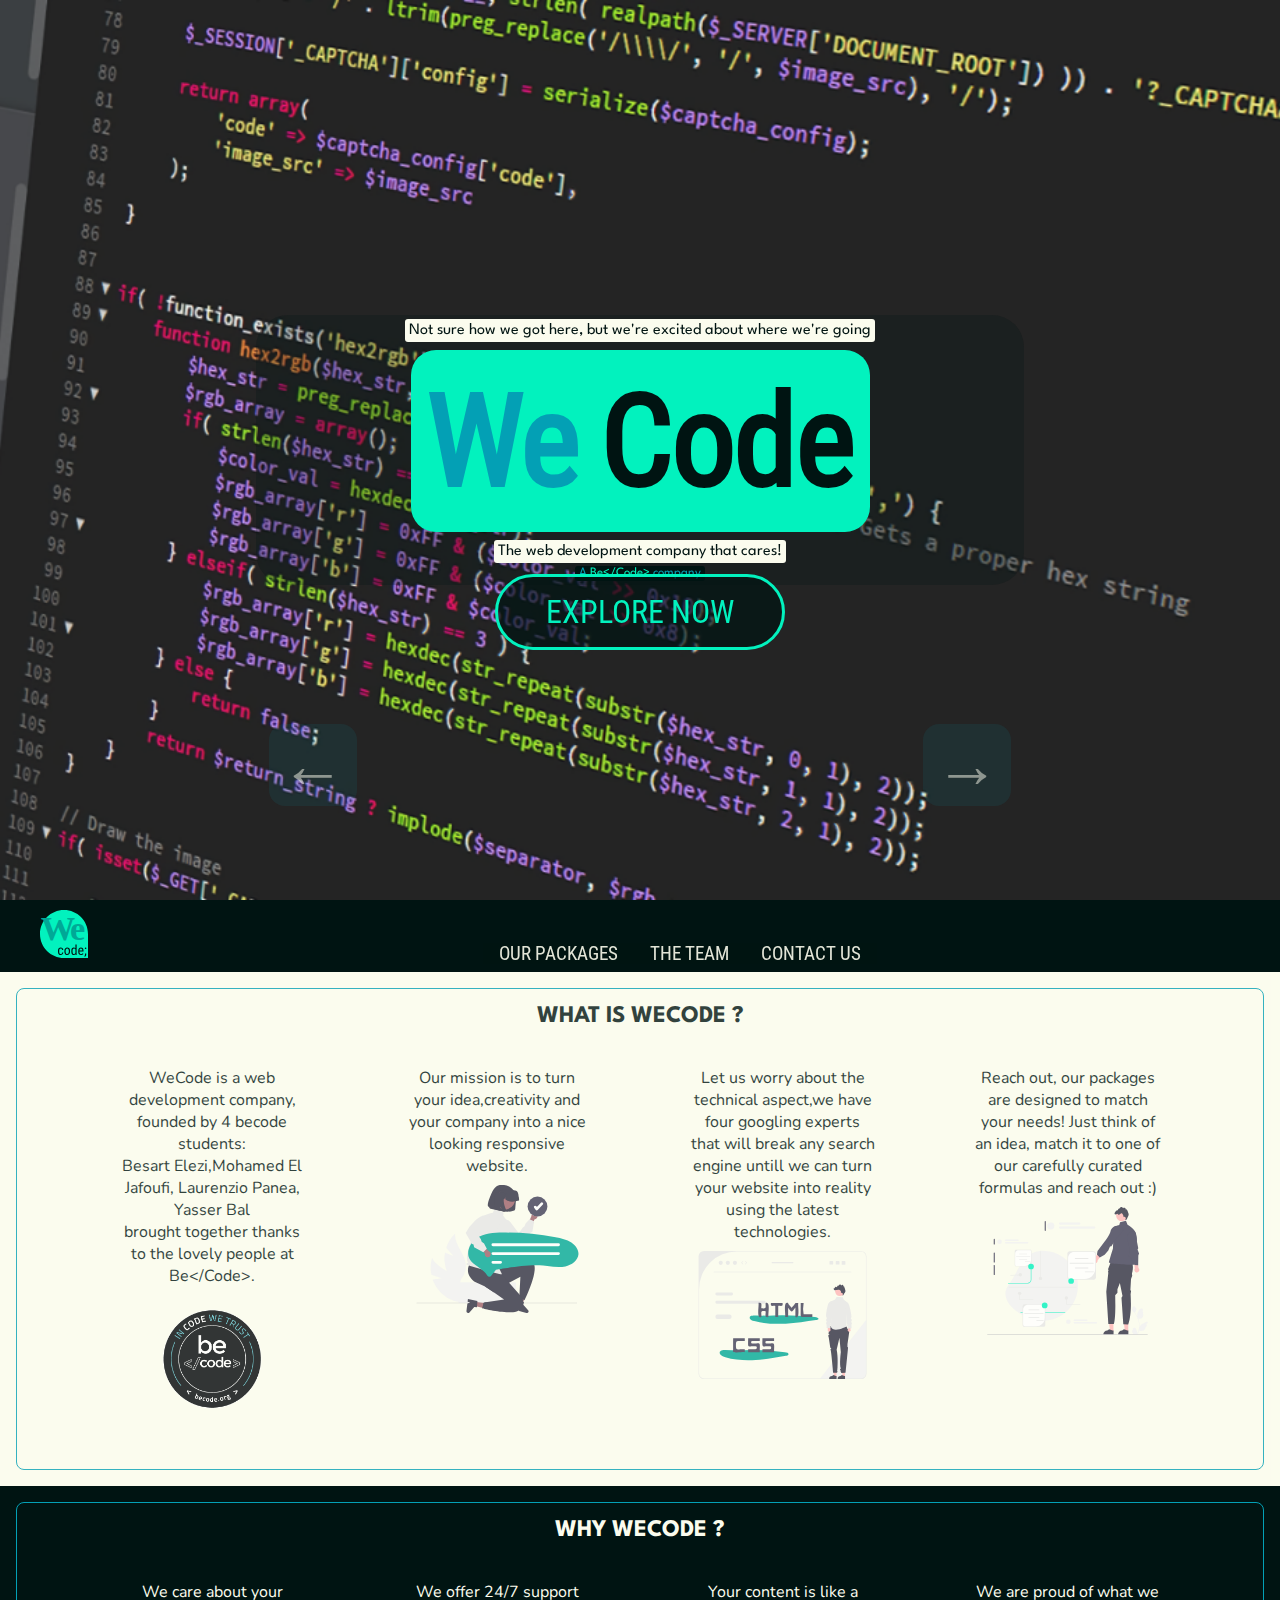
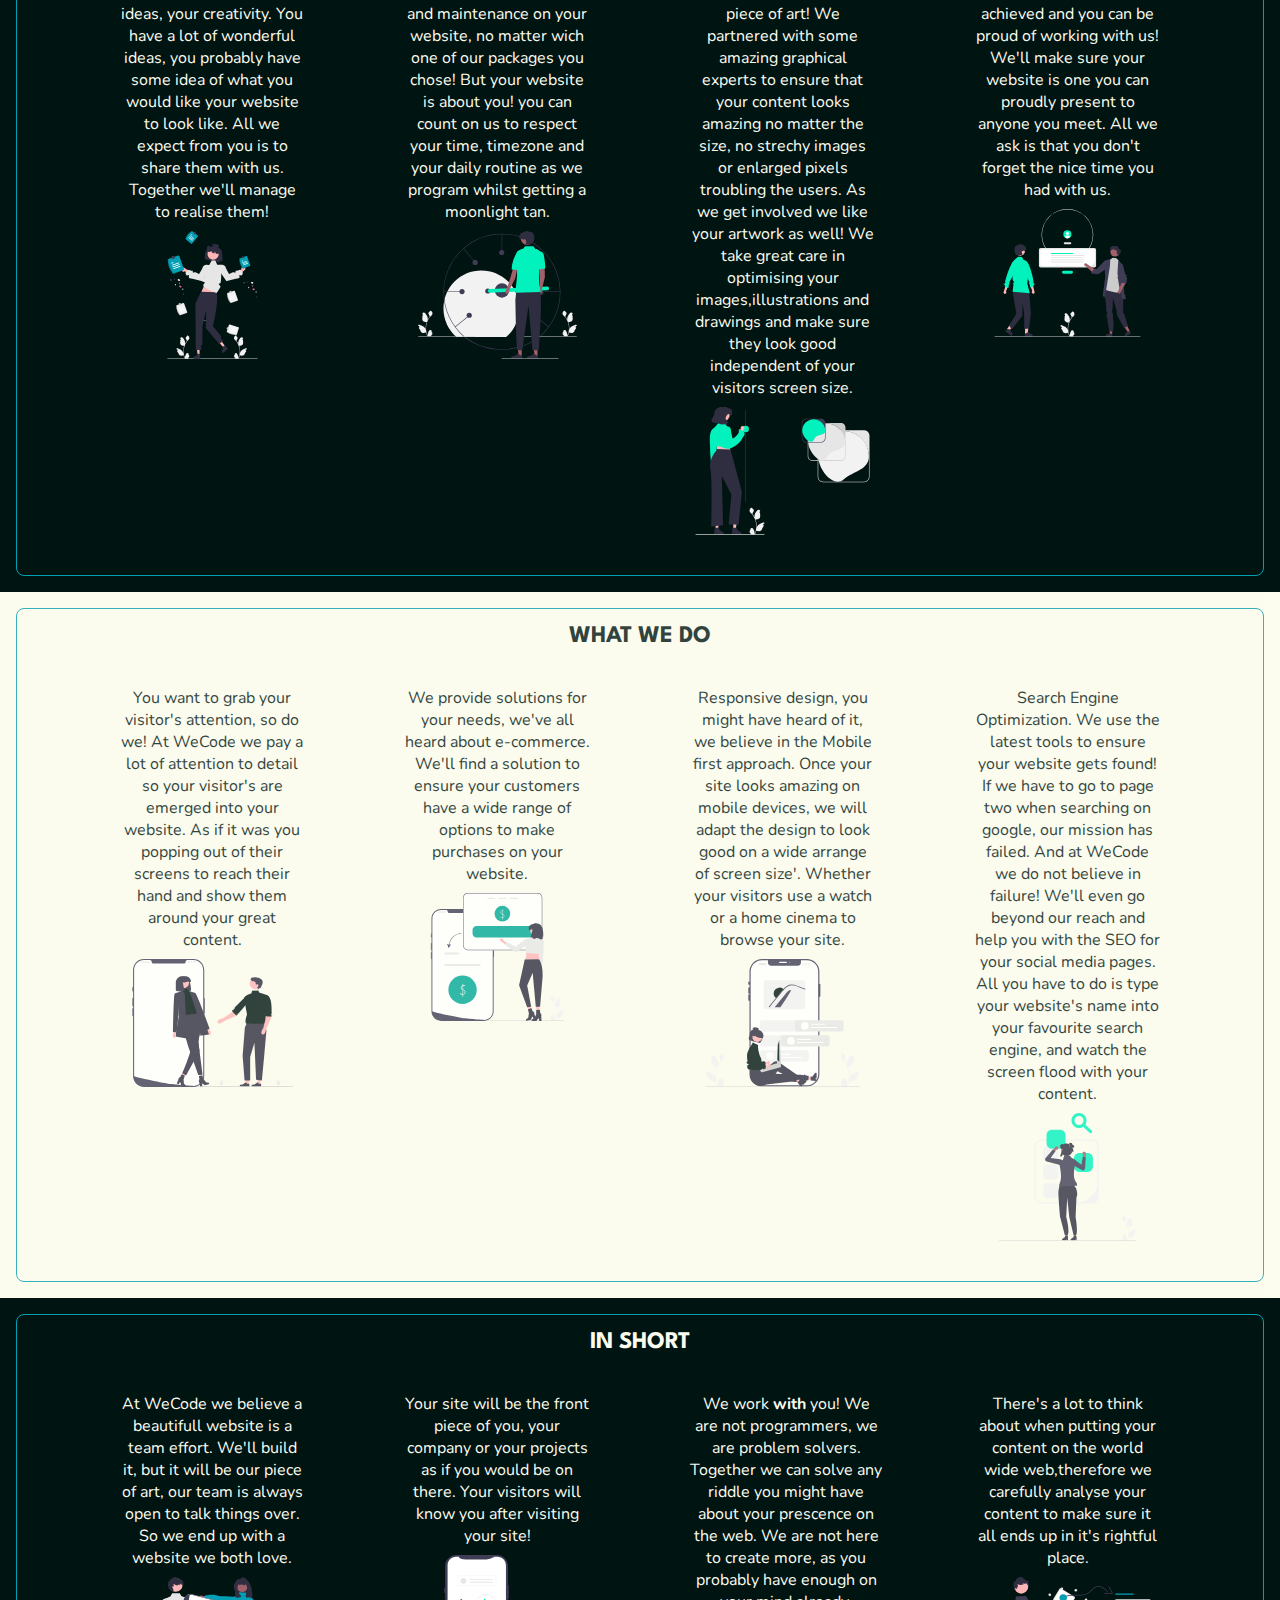
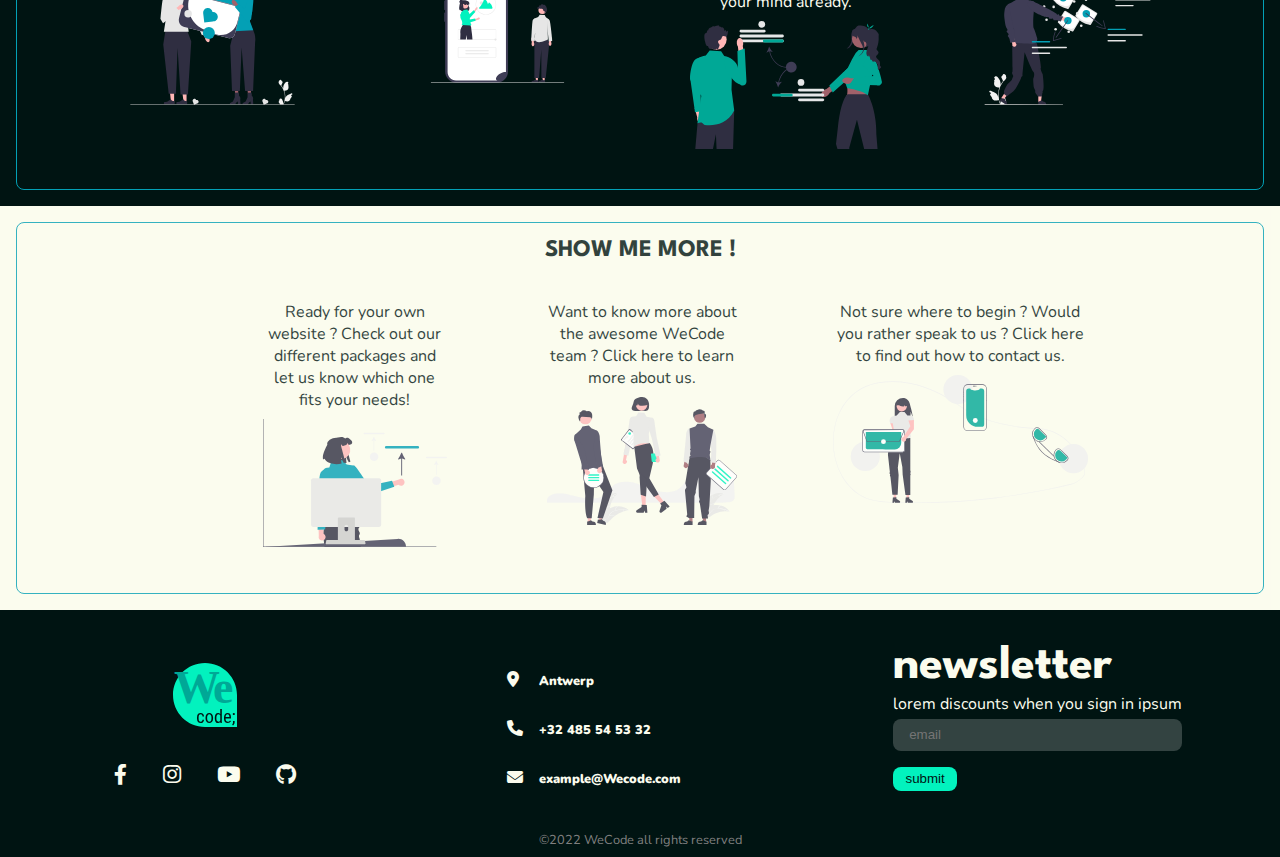
<file: index.html>
<!DOCTYPE html>
<html lang="en">

<head>
    <meta charset="UTF-8">
    <meta http-equiv="X-UA-Compatible" content="IE=edge">
    <meta name="viewport" content="width=device-width, initial-scale=1.0">
    <title>WeCode - Home</title>
    <meta name="description" content="WeCode, A Web Design company by people. for people - Looking to improve the web several websites at a time! Whilst preserving a human touch in the world of one's and zero's">
    <meta name="keywords" content="WeCode , Web Design , Website , CSS , HTML , JavaScript , BeCode , Students , StudyProject">
    <!--Link Global Styles-->
    <link rel="stylesheet" href="styles/footer.css">
    <link rel="stylesheet" href="styles/navbar.css">
    <!--Link Page Style-->
    <link rel="stylesheet" href="styles/index.css">
    <!--Link AwesomeFonts CSS for icons-->
    <link rel="stylesheet" href="assets/fonts/fontAwesome/css/all.css">
    <!-- FavIcon -->
    <link rel="icon" type="image/x-icon" href="assets/images/WeCode logo-seethrough.svg">
</head>

<body>
    <!--HEADER CODE STARTS HERE-->
    <header id="introCarousel">
        <div class="home__intro__container" aria-label="Picture slideshow">
            <div class="home__carousel">
                <div class="home__carousel__content" id="introCarouselUI">
                    <p class="before__brand">Not sure how we got here, but we're excited about where we're going</p>
                    <h1 class="brand__name">We <span class="brand__name__span">Code</span></h1>
                    <p class="after__brand">The web development company that cares!</p>
                    <button class="welcome__button"><span>Explore now</span></button>
                    <code class="credit__text">A <span class="highlight"> Be&lt;/Code&gt;</span> company</code>
                    <div class="home__carousel__button__container__prev"
                        alt="if you click here you will go back to the previous slide">
                        <button class="home__carousel__button carousel__button__prev">&#8592;</button>
                    </div>
                    <div class="home__carousel__button__container__next"
                        alt="if you click here you will go to the next slide">
                        <button class="home__carousel__button carousel__button__next">&#8594;</button>
                    </div>
                </div>
                <ul class="home__carousel__slideshow">
                    <li class="home__carousel__slide home__carousel__active__slide">
                        <img src="./assets/images/home-page/headerCarousel/codeblockWebOptimised.webp"
                            alt="an image of a computer screen with some coloured code on it">
                    </li>
                    <li class="home__carousel__slide">
                        <img src="./assets/images/home-page/headerCarousel/nightWebOptimised.webp"
                            alt="a dark nighttime image showing a laptop and some coloured lights with one bright desk light brightening the room">
                    </li>
                    <li class="home__carousel__slide">
                        <img src="./assets/images/home-page/headerCarousel/SEOWebOptimised.webp"
                            alt="an image showing three scrabble tiles that spell S E O">
                    </li>
                    <li class="home__carousel__slide">
                        <img src="./assets/images/home-page/headerCarousel/sketchbookWebOptimised.webp"
                            alt="a n image showing a smartphone with a textbook next to it, the textbook shows a sketch of a website">
                    </li>
                </ul>
            </div>
        </div>
    </header>
    <!--HEADER CODE ENDS HERE-->
    <!----------NAV CODE STARTS HERE---------->
    <nav class="global__nav" alt="This is the navigation menu"
        description="Here you'll find links to different parts of our website">
        <!--BRAND-->
        <a href="index.html" alt="Link to the home page"
            description="This is the logo, clicking it will bring you to our homepage">
            <img src="./assets/images/WeCode logo-seethrough.svg" alt="WeCode Logo" class="brand__logo">
        </a>
        <!--NAVIGATION LINKS TO OTHER PAGES-->
        <ul class="global__nav__list">
            <li class="global__nav__item"><a href="pages/packages.html" class="global__nav__link"
                    alt="Link to the page containing our packages"
                    description="If you click here you'll be redirected to our product page">Our Packages</a>
            </li>
            <li class="global__nav__item"><a href="pages/team.html" class="global__nav__link"
                    alt="Link to the team page"
                    description="if you click here you will be redirected to the page about our team">The Team</a></li>
            <li class="global__nav__item"><a href="pages/contact.html" class="global__nav__link"
                    alt="Link to the contact page"
                    description="if you click here you will be redirected to our page with contact details">Contact
                    Us</a></li>
        </ul>
        <!--Burger for mobile navigation trigger-->
        <div class="burger__container" alt="Click here to toggle the navigation"
            description="This is a button that toggles the navigation menu">
            <span class="burger__slice" alt="burger slice"></span>
        </div>
    </nav>
    <!----------NAV CODEBLOCK ENDS HERE---------->
    <!----------MAIN CODE STARTS HERE------------>
    <main>
        <div class="parallax__wrapper">
            <section class="what__is__wecode light__section">
                <div class="parallax__section">
                    <div class="section__content">
                        <ul class="section__list">
                            <h2 class="section__title">What is WeCode ?</h2>
                            <li class="section__list__item">
                                <div class="section__list__item__content">
                                    <p>WeCode is a web development company, founded by 4 becode students:
                                    <p>Besart
                                        Elezi,Mohamed El Jafoufi, Laurenzio Panea, Yasser Bal</p>
                                    <p>brought together thanks to the
                                        lovely people at <a href="https://becode.org/"
                                            alt="Clicking this link will refer you to the becode website">Be&lt;/Code&gt;.</a>
                                    </p>
                                    <a href="https://becode.org/"
                                        alt="Clicking this image will refer you to the becode website">
                                        <img src="./assets/images/home-page/homePageIllustrations/What/logo-becode.svg"
                                            alt="Logo of the becode company">
                                    </a>
                                </div>
                            </li>
                            <li class="section__list__item">
                                <div class="section__list__item__content">
                                    <p>Our mission is to turn your idea,creativity and your company into a nice looking
                                        responsive website.</p>
                                    <img src="./assets/images/home-page/homePageIllustrations/What/Opinion.svg"
                                        alt="An illustration of a woman holding a text bubble in one hand and a checkmark in the other">
                                </div>
                            </li>
                            <li class="section__list__item">
                                <div class="section__list__item__content">
                                    <p>Let us worry about the technical aspect,we have four googling experts that will
                                        break any search engine untill we can turn your website into reality using the
                                        latest technologies.</p>
                                    <img src="./assets/images/home-page/homePageIllustrations/What/HTMLCSS.svg"
                                        alt="an illustration of a web page containing the words HTML and CSS being stared at by a person. the words have a small puddle underneith">
                                </div>
                            </li>
                            <li class="section__list__item">
                                <div class="section__list__item__content">
                                    <p>Reach out, our packages are designed to match your needs! Just think of an idea,
                                        match it to one of our carefully curated formulas and reach out :)</p>
                                    <img src="./assets/images/home-page/homePageIllustrations/What/Visionary.svg"
                                        alt="">
                                </div>
                            </li>
                        </ul>
                    </div>
                </div>
            </section>
            <section class="why__wecode dark__section">
                <div class="parallax__section">
                    <div class="section__content">
                        <ul class="section__list">
                            <h2 class="section__title">Why WeCode ?</h2>
                            <li class="section__list__item">
                                <div class="section__list__item__content">
                                    <p>We care about your ideas, your creativity. You have a lot of wonderful ideas,
                                        you probably have some idea of what you would like your website to look like.
                                        All we expect from you is to share them with us. Together we'll manage to
                                        realise them!</p>
                                    <img src="./assets/images/home-page/homePageIllustrations/Why/ideas.svg"
                                        alt="An image showing a woman dancing surrounded by drawing boards and confetti">
                                </div>
                            </li>
                            <li class="section__list__item">
                                <div class="section__list__item__content">
                                    <p>We offer 24/7 support and maintenance on your website, no matter wich one of our
                                        packages you chose! But your website is about you! you can count on us to
                                        respect your time, timezone and your daily routine as we program whilst getting
                                        a moonlight tan.</p>
                                    <img src="./assets/images/home-page/homePageIllustrations/Why/Speed.svg"
                                        alt="An Illustration of a man with a bright shirt looking at a clocklike drawing with a bright indicator of time">
                                </div>
                            </li>
                            <li class="section__list__item">
                                <div class="section__list__item__content">
                                    <p>Your content is like a piece of art! We partnered with some amazing graphical
                                        experts to ensure that your content looks amazing no matter the size, no strechy
                                        images or enlarged pixels troubling the users. As we get involved we like your
                                        artwork as well! We take great care in optimising your images,illustrations and
                                        drawings and make sure they look good independent of your visitors screen size.
                                    </p>
                                    <img src="./assets/images/home-page/homePageIllustrations/Why/resize.svg"
                                        alt="An illustration of a woman holding a virtual slider next to a repeated image of the same quality independent of the image size">
                                </div>
                            </li>
                            <li class="section__list__item">
                                <div class="section__list__item__content">
                                    <p>We are proud of what we achieved and you can be proud of working with us! We'll make sure your website is one you can proudly present to anyone you meet. All we ask is that you don't forget the nice time you had with us.</p>
                                    <img src="./assets/images/home-page/homePageIllustrations/Why/mouthToMouth.svg"
                                        alt="An illustration of one person showing a website snippet to another person wearing a bright shirt">
                                </div>
                            </li>
                        </ul>
                    </div>
                </div>
            </section>
            <section class="what__does__wecode light__section">
                <div class="parallax__section">
                    <div class="section__content">
                        <ul class="section__list">
                            <h2 class="section__title">What we do</h2>
                            <li class="section__list__item">
                                <div class="section__list__item__content">
                                    <p>You want to grab your visitor's attention, so do we! At WeCode we pay a lot of
                                        attention to detail so your visitor's are emerged into your website. As if it
                                        was you popping out of their screens to reach their hand and show them around
                                        your great content.</p>
                                    <img src="./assets/images/home-page/homePageIllustrations/Do/OutOfPhone.svg"
                                        alt="An illustration of a woman stepping out of a smartphone towards the smartphone user">
                                </div>
                            </li>
                            <li class="section__list__item">
                                <div class="section__list__item__content">
                                    <p>We provide solutions for your needs, we've all heard about e-commerce. We'll find
                                        a solution to ensure your customers have a wide range of options to make
                                        purchases on your website.</p>
                                    <img src="./assets/images/home-page/homePageIllustrations/Do/eCommerce.svg"
                                        alt="An illustration of a credit card with an arrow pointing to a phone behind it where it shows a coin with a dollar sign on it.">
                                </div>
                            </li>
                            <li class="section__list__item">
                                <div class="section__list__item__content">
                                    <p>Responsive design, you might have heard of it, we believe in the Mobile first
                                        approach. Once your site looks amazing on mobile devices, we will adapt the
                                        design to look good on a wide arrange of screen size'. Whether your visitors use
                                        a watch or a home cinema to browse your site.</p>
                                    <img src="./assets/images/home-page/homePageIllustrations/Do/mobileDevelopment.svg"
                                        alt="An illustration of a girl working on her laptop in front of a big smartphone">
                                </div>
                            </li>
                            <li class="section__list__item">
                                <div class="section__list__item__content">
                                    <p>Search Engine Optimization. We use the latest tools to ensure your website gets
                                        found! If we have to go to page two when searching on google, our mission has
                                        failed. And at WeCode we do not believe in failure! We'll even go beyond our
                                        reach and help you with the SEO for your social media pages. All you have to do
                                        is type your website's name into your favourite search engine, and watch the
                                        screen flood with your content.</p>
                                    <img src="./assets/images/home-page/homePageIllustrations/Do/Searching.svg"
                                        alt="An image of a woman looking trough various blocks on a smartphone with a bright loop next to it.">
                                </div>
                            </li>
                        </ul>
                    </div>
                </div>
            </section>
            <section class="summary__wecode dark__section">
                <div class="parallax__section">
                    <div class="section__content">
                        <ul class="section__list">
                            <h2 class="section__title">In Short</h2>
                            <li class="section__list__item">
                                <div class="section__list__item__content">
                                    <p>At WeCode we believe a beautifull website is a team effort. We'll build it, but
                                        it will be our piece of art, our team is always open to talk things over. So we
                                        end up with a website we both love.</p>
                                    <img src="./assets/images/home-page/homePageIllustrations/Summary/Together.svg"
                                        alt="An illustration of two people holding a board with a heart on it">
                                </div>
                            </li>
                            <li class="section__list__item">
                                <div class="section__list__item__content">
                                    <p>Your site will be the front piece of you, your company or your projects as if you
                                        would be on there. Your visitors will know you after visiting your site!</p>
                                    <img src="./assets/images/home-page/homePageIllustrations/Summary/Explain.svg"
                                        alt="An illustration of a woman with a bright shirt inside of a smartphone explaining a little figure on the website to a man standing next to the smartphone">
                                </div>
                            </li>
                            <li class="section__list__item">
                                <div class="section__list__item__content">
                                    <p>We work <b>with</b> you! We are not programmers, we are problem solvers. Together
                                        we can solve any riddle you might have about your prescence on the web. We are
                                        not here to create more, as you probably have enough on your mind already.</p>
                                    <img src="./assets/images/home-page/homePageIllustrations/Summary/Solutions.svg"
                                        alt="An illustration of two people standing in front of a diagram choosing their favourite part of it.">
                                </div>
                            </li>
                            <li class="section__list__item">
                                <div class="section__list__item__content">
                                    <p>There's a lot to think about when putting your content on the world wide
                                        web,therefore we carefully analyse your content to make sure it all ends up in
                                        it's rightful place.</p>
                                    <img src="./assets/images/home-page/homePageIllustrations/Summary/analyse.svg"
                                        alt="An illustration of a person holding various ideas and arrows showing them to be arranged in different places.">
                                </div>
                            </li>
                        </ul>
                    </div>
                </div>
            </section>
            <section class="end__wecode light__section">
                <div class="parallax__section">
                    <div class="section__content">
                        <ul class="section__list">
                            <h2 class="section__title">Show me more !</h2>
                            <li class="section__list__item">
                                <div class="section__list__item__content">
                                    <a href="pages/packages.html"
                                        alt="Clicking here will refer you to our packages page">
                                        <p>Ready for your own website ? Check out our different packages and let us know
                                            which one fits your needs!</p>
                                        <img src="./assets/images/home-page/homePageIllustrations/More/Services.svg"
                                            alt="An illustration of a man behind a computer grabbing one of several floating documents">
                                    </a>
                                </div>
                            </li>
                            <li class="section__list__item">
                                <div class="section__list__item__content">
                                    <a href="pages/team.html"
                                        alt="Clicking here will refer you to the page about our team">
                                        <p>Want to know more about the awesome WeCode team ? Click here to learn more
                                            about us.</p>
                                        <img src="./assets/images/home-page/homePageIllustrations/More/Team.svg" alt="">
                                    </a>
                                </div>
                            </li>
                            <li class="section__list__item">
                                <div class="section__list__item__content">
                                    <a href="pages/contact.html">
                                        <p>Not sure where to begin ? Would you rather speak to us ? Click here to find
                                            out how to contact us.</p>
                                        <img src="./assets/images/home-page/homePageIllustrations/More/Contact.svg"
                                            alt="">
                                    </a>
                                </div>
                            </li>
                        </ul>
                    </div>
                </div>
            </section>
        </div>
    </main>
    <!----------MAIN CODE ENDS HERE------------>
    <footer id="footer">
        <div class="footer__content">
            <div class="logo__container">
                <div class="logo__div">
                    <img class="wecodeLogo" src="./assets/images/WeCode logo-seethrough.svg" alt="Wecode logo">
                </div>
                <div class="icons__div">
                    <a href="https://facebook.com" alt="click to go to wecode facebook page"><i
                            class="fa-brands fa-facebook-f i__footer" title="add us on facebook"></i></a>
                    <a href="https://instagram.com" alt="click to visit WeCode instagram page"><i
                            class="fa-brands fa-instagram i__footer" title="follow us on Instagram"></i></a>
                    <a href="https://youtube.com" alt="click to go to the youtube page of wecode"><i
                            class="fa-brands fa-youtube i__footer" title="subscribe on our youtube chanel"></i></a>
                    <a href="https://github.com/YasserB94/WeCode" alt="click to go to wecode github"><i
                            class="fa-brands fa-github i__footer" title="folow us on github"></i></a>
                </div>
            </div>
            <div class="info__div">
                <a class="a_info_footer"
                    href="https://www.google.be/maps/place/Kessel-Lo,+3010+Leuven/@50.8851381,4.7182004,14z/data=!3m1!4b1!4m5!3m4!1s0x47c16730abb865d9:0xd5833ad8db0443c1!8m2!3d50.88514!4d4.73571"
                    title="A link that opens google maps to show you the way"><i
                        class="fa-solid fa-location-dot i_info_footer" data-text=" Antwerp"></i></a>
                <a class="a_info_footer" href="tel:0032485544332" title="click to call WeCode"> <i
                        class="fa-solid fa-phone i_info_footer" data-text="+32 485 54 53 32"></i></a>
                <a class="a_info_footer" href="mailto:example.wecode.com" title="click to send an email to WeCode"><i
                        class="fa-solid fa-envelope i_info_footer" data-text="example@Wecode.com"></i></a>
            </div>
            <div class="letter__div">
                <h3 class="h3__footer">newsletter</h3>
                <p class="p__footer">lorem discounts when you sign in ipsum</p>
                <input type="email" placeholder="email">
                <input type="submit" value="submit">
            </div>
        </div>
        <div class="copyright__container">
            <p class="h6__footer">&copy;2022 WeCode all rights reserved</p>
        </div>
    </footer>
    <script src="./scripts/navbar.js"></script>
    <script src="./scripts/homePageCarousel.js"></script>
</body>

</html>
</file>
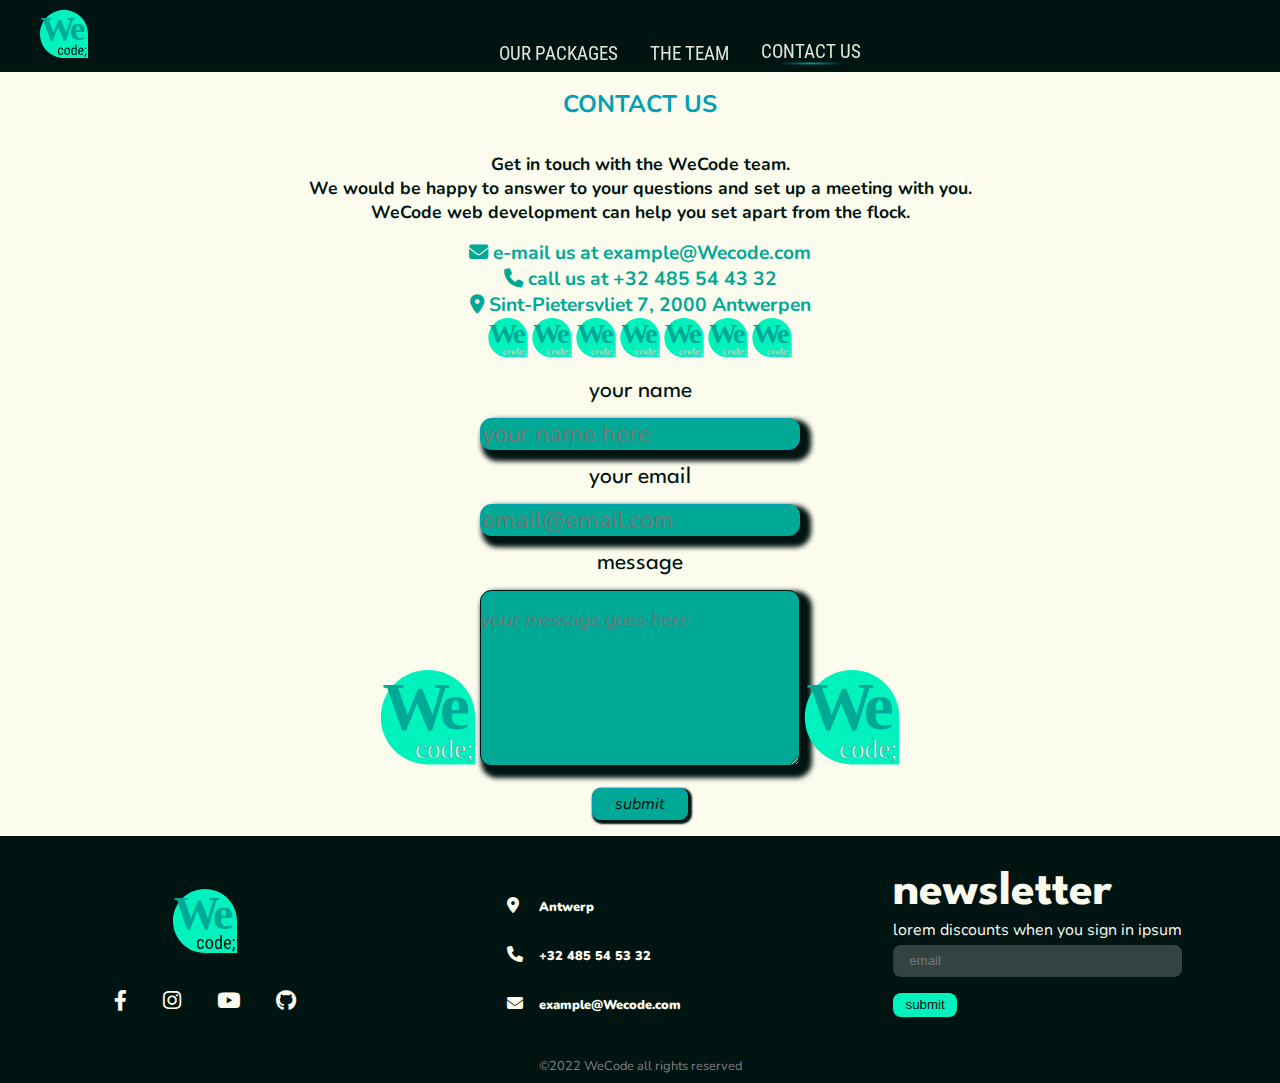
<file: pages/contact.html>
<!DOCTYPE html>
<html lang="en">
<head>
    <meta charset="UTF-8">
    <meta http-equiv="X-UA-Compatible" content="IE=edge">
    <meta name="viewport" content="width=device-width, initial-scale=1.0">
    <title>Contact WeCode</title>
    <meta name="description" content="Contact WeCode">
    <!--Link Global Styles-->
    <link rel="stylesheet" href="../styles/footer.css">
    <link rel="stylesheet" href="../styles/navbar.css">
    <!--Link Page Style-->
    <link rel="stylesheet" href="../styles/contact.css">
    <!--Link AwesomeFonts CSS for icons-->
    <link rel="stylesheet" href="../assets/fonts/fontAwesome/css/all.css">
    <!-- FavIcon -->
    <link rel="icon" type="image/x-icon" href="../assets/images/WeCode logo-seethrough.svg">
</head>
<body>

    <!----------NAV CODE STARTS HERE---------->
    <nav class="global__nav" alt="This is the navigation menu"
        description="Here you'll find links to different parts of our website">
        <!--BRAND-->
        <a href="../index.html" alt="Link to the home page"
            description="This is the logo, clicking it will bring you to our homepage">
            <img src="../assets/images/WeCode logo-seethrough.svg" alt="WeCode Logo" class="brand__logo">
        </a>
        <!--NAVIGATION LINKS TO OTHER PAGES-->
        <ul class="global__nav__list">
            <li class="global__nav__item"><a href="../pages/packages.html" class="global__nav__link"
                    alt="Link to the page containing our packages"
                    description="If you click here you'll be redirected to our product page">Our Packages</a>
            </li>
            <li class="global__nav__item"><a href="../pages/team.html" class="global__nav__link"
                    alt="Link to the team page"
                    description="if you click here you will be redirected to the page about our team">The Team</a></li>
            <li class="global__nav__item"><a href="../pages/contact.html" class="global__nav__link current__page"
                    alt="Link to the contact page"
                    description="if you click here you will be redirected to our page with contact details">Contact
                    Us</a></li>
        </ul>
        <!--Burger for mobile navigation trigger-->
        <div class="burger__container" alt="Click here to toggle the navigation"
            description="This is a button that toggles the navigation menu">
            <span class="burger__slice" alt="burger slice"></span>
        </div>

    </nav>
    <!----------NAV CODEBLOCK ENDS HERE---------->
    <header>
        <h1>contact us</h1>
    </header>
    <main>
                 
        <div class="pone">
            <div class="inq"><strong><p>Get in touch with the WeCode team.</p><p> We would be happy to answer to your questions 
                and set up a meeting with you.</p><p>WeCode web development can help you set apart from the flock.</p></strong>
            </div> 
            <div class="secondary__color">    
                <a class="contact__info" href="mailto:example@Wecode.com">          
                    <i class="fa-solid fa-envelope" alt="e-mail icon" description="this is an envelope"></i>
                    <strong>e-mail us at example@Wecode.com </strong>
                </a>
            </div>    
            <div class="secondary__color">
                <a class="contact__info" href="tel:0032485544332">
                    <i class="fa-solid fa-phone" alt="phone icon" description="this is a phone"></i>
                    <strong>call us at +32 485 54 43 32</strong>
                </a>
            </div> 
            <div class="secondary__color">   
                <a class="contact__info" href="https://www.google.be/maps/place/The+Beacon/@51.2256329,4.3987571,17z/data=!3m1!4b1!4m5!3m4!1s0x47c3f6591c88f09d:0x31d6c38718baba03!8m2!3d51.2256329!4d4.4009511">
                    <i class="fa-solid fa-location-dot" alt="location" description="a pin that represents location"></i>
                    <strong>Sint-Pietersvliet 7, 2000 Antwerpen</strong>
                </a> 
            </div>  
        </div>
        <div class="smlogo">
            <img src="../assets/images/WeCode logo.svg" alt="wecode seethrough-logo" class="pict">
            <img src="../assets/images/WeCode logo.svg" alt="wecode seethrough-logo" class="pict">
            <img src="../assets/images/WeCode logo.svg" alt="wecode seethrough-logo" class="pict">
            <img src="../assets/images/WeCode logo.svg" alt="wecode seethrough-logo" class="pict">
            <img src="../assets/images/WeCode logo.svg" alt="wecode seethrough-logo" class="pict">
            <img src="../assets/images/WeCode logo.svg" alt="wecode seethrough-logo" class="pict">
            <img src="../assets/images/WeCode logo.svg" alt="wecode seethrough-logo" class="pict">
        </div>
        <div class="ptwo">
            <form id="cform">
                <div class="cname">
                    <label class="name" for="name" item-align="center">your name</label>
                </div>
                <div class="iname">    
                    <input id="name" class="input" name="name" placeholder="your name here" type="text" item-align="center" required>
                </div>
                <div class="cemail">
                    <label class="email" for="email">your email</label>
                </div>
                <div class="iemail">    
                <input id="email" class="input" name="email" placeholder="email@email.com" type="text" required>
                </div>
                <p class="mes">message</p>
                <div class="tarea">
                    <img src="../assets/images/WeCode logo.svg" alt="wecode logo" class="photo">
                    <textarea class="tarea" item-align="center" placeholder="your message goes here"></textarea>
                    <img src="../assets/images/WeCode logo.svg" alt="wecode logo" class="photo">
                </div>
                <div class="button">
                 <input type="submit" value="submit"> 
                </div>    
            </form>
        </div>
    </main>
    <footer id="footer">
        <div class="footer__content">
            <div class="logo__container">
                <div class="logo__div">
                    <img class="wecodeLogo" src="../assets/images/WeCode logo-seethrough.svg" alt="Wecode logo">
                </div>
                <div class="icons__div">
                    <a href="https://facebook.com" alt="click to go to wecode facebook page"><i class="fa-brands fa-facebook-f i__footer" title="add us on facebook"></i></a>
                    <a href="https://instagram.com" alt="click to visit WeCode instagram page"><i class="fa-brands fa-instagram i__footer" title="follow us on Instagram"></i></a>
                    <a href="https://youtube.com" alt="click to go to the youtube page of wecode"><i class="fa-brands fa-youtube i__footer" title="subscribe on our youtube chanel"></i></a>
                    <a href="https://github.com/YasserB94/WeCode" alt="click to go to wecode github"><i class="fa-brands fa-github i__footer" title="folow us on github"></i></a>
                </div>
            </div>
            <div class="info__div">
                <a class="a_info_footer"
                href="https://www.google.be/maps/place/Kessel-Lo,+3010+Leuven/@50.8851381,4.7182004,14z/data=!3m1!4b1!4m5!3m4!1s0x47c16730abb865d9:0xd5833ad8db0443c1!8m2!3d50.88514!4d4.73571" title="A link that opens google maps to show you the way"><i
                class="fa-solid fa-location-dot i_info_footer" data-text=" Antwerp"></i></a>
                <a class="a_info_footer" href="tel:0032485544332" title="click to call WeCode"> <i class="fa-solid fa-phone i_info_footer"
                data-text="+32 485 54 53 32"></i></a>
                <a class="a_info_footer" href="mailto:example.wecode.com" title="click to send an email to WeCode"><i
                class="fa-solid fa-envelope i_info_footer" data-text="example@Wecode.com"></i></a>
            </div>
            <div class="letter__div">
                <h6 class="h3__footer">newsletter</h6>
                <p class="p__footer">lorem discounts when you sign in ipsum</p>
                <input type="email" placeholder="email">
                <input type="submit" value="submit">
            </div>
        </div>
        <div class="copyright__container">
            <p class="h6__footer">&copy;2022 WeCode all rights reserved</p>
        </div>
</footer>
    <script src="../scripts/navbar.js"></script>

</body>

</html>
</file>
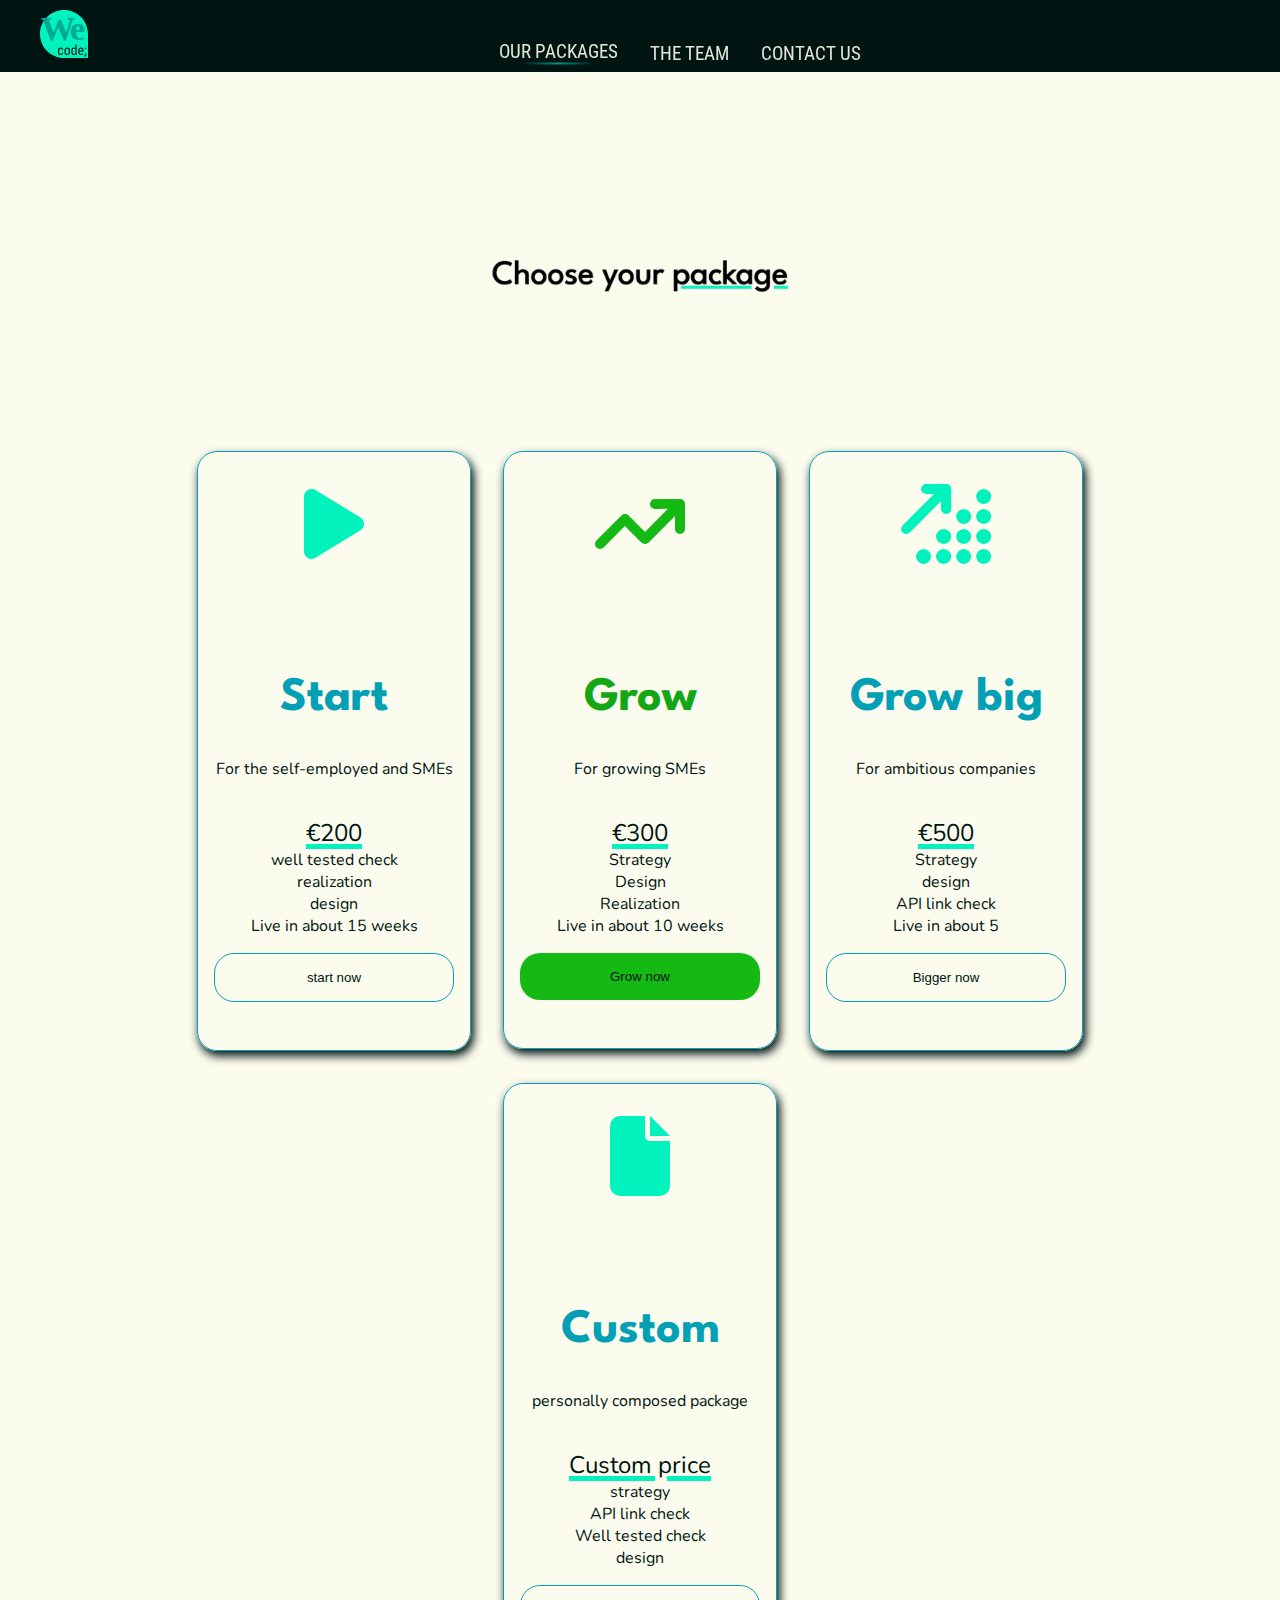
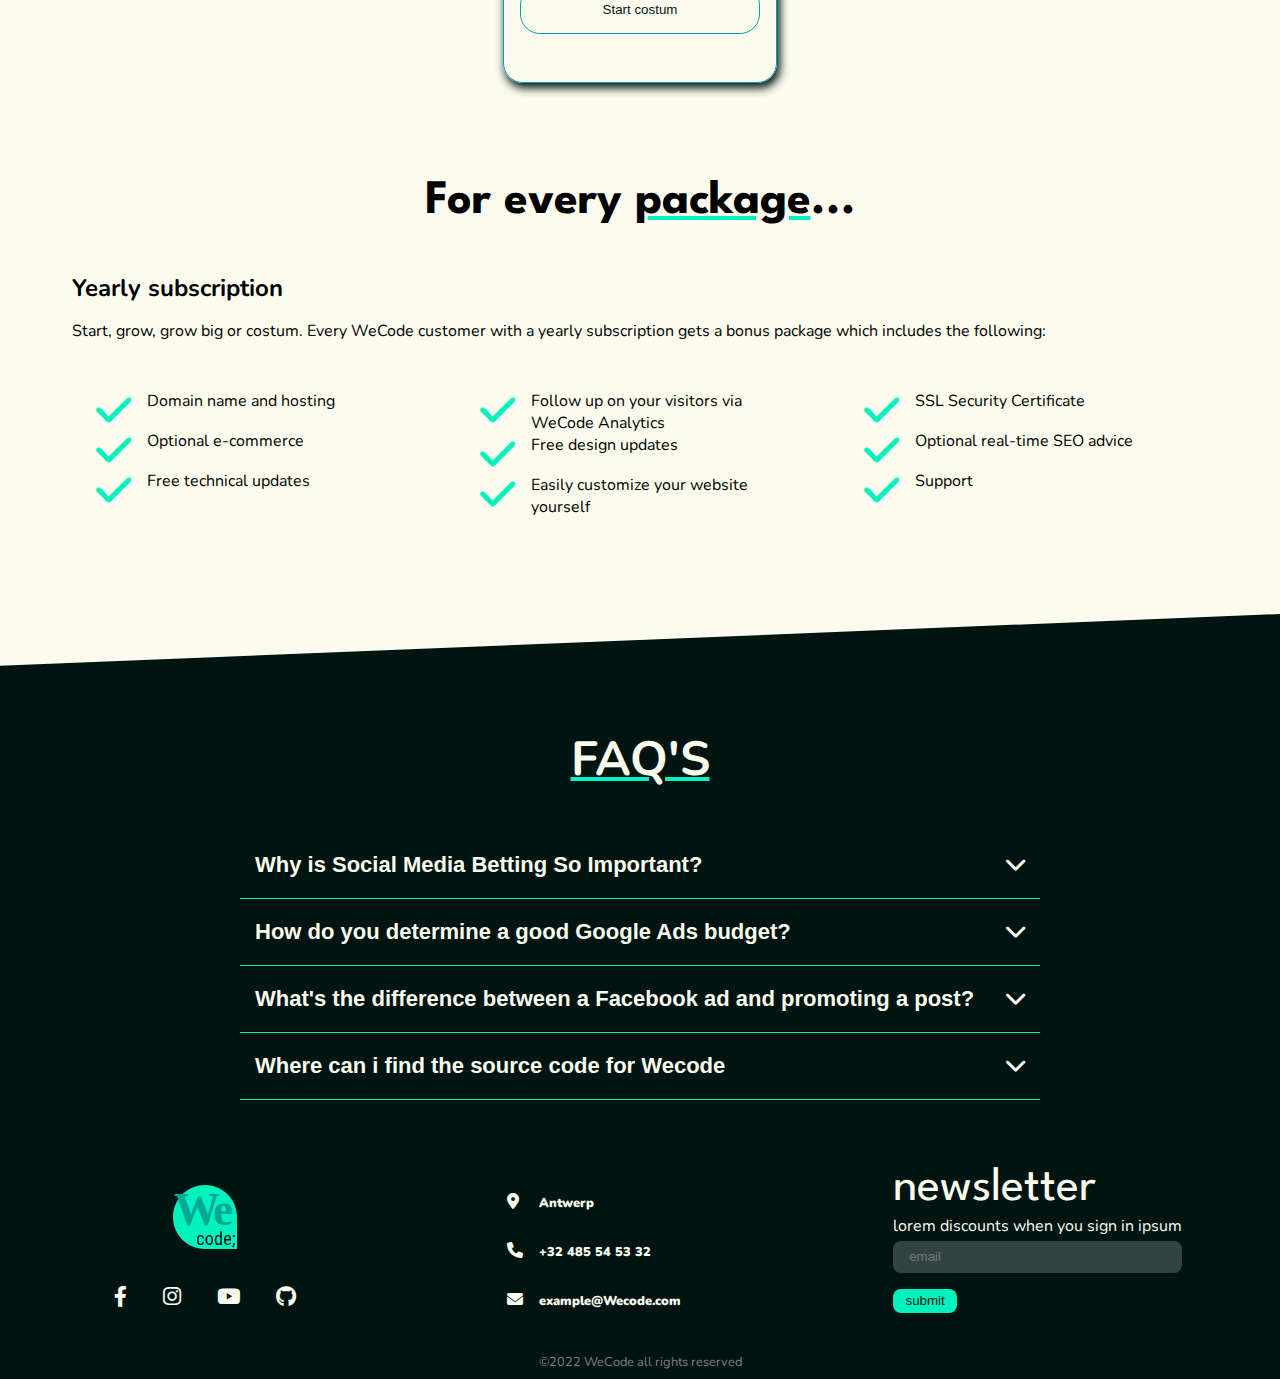
<file: pages/packages.html>
<!DOCTYPE html>
<html lang="en">

<head>
    <meta charset="UTF-8">
    <meta http-equiv="X-UA-Compatible" content="IE=edge">
    <meta name="viewport" content="width=device-width, initial-scale=1.0">
    <title>WeCode Packages</title>
    <meta name="description" content="WeCode's Products">
    <!--Link Global Styles-->
    <link rel="stylesheet" href="../styles/footer.css">
    <link rel="stylesheet" href="../styles/navbar.css">
    <!--Link Page Style-->
    <link rel="stylesheet" href="../styles/packages.css">
    <!--Link AwesomeFonts CSS for icons-->
    <link rel="stylesheet" href="../assets/fonts/fontAwesome/css/all.css">
    <!-- FavIcon -->
    <link rel="icon" type="image/x-icon" href="../assets/images/WeCode logo-seethrough.svg">
</head>

<body>

    <header>

    </header>

    <!----------NAV CODE STARTS HERE---------->
    <nav class="global__nav" alt="This is the navigation menu"
        description="Here you'll find links to different parts of our website">
        <!--BRAND-->
        <a href="../index.html" alt="Link to the home page"
            description="This is the logo, clicking it will bring you to our homepage">
            <img src="../assets/images/WeCode logo-seethrough.svg" alt="WeCode Logo" class="brand__logo">
        </a>
        <!--NAVIGATION LINKS TO OTHER PAGES-->
        <ul class="global__nav__list">
            <li class="global__nav__item"><a href="../pages/packages.html" class="global__nav__link current__page"
                    alt="Link to the page containing our packages"
                    description="If you click here you'll be redirected to our product page">Our Packages</a>
            </li>
            <li class="global__nav__item"><a href="../pages/team.html" class="global__nav__link"
                    alt="Link to the team page"
                    description="if you click here you will be redirected to the page about our team">The Team</a></li>
            <li class="global__nav__item"><a href="../pages/contact.html" class="global__nav__link"
                    alt="Link to the contact page"
                    description="if you click here you will be redirected to our page with contact details">Contact
                    Us</a></li>
        </ul>
        <!--Burger for mobile navigation trigger-->
        <div class="burger__container" alt="Click here to toggle the navigation"
            description="This is a button that toggles the navigation menu">
            <span class="burger__slice" alt="burger slice"></span>
        </div>
    </nav>
    <!----------NAV CODEBLOCK ENDS HERE---------->

    <main>
        <div class="Header__Img__Container">
        <div class="Header__Img"></div>
        </div>
        <!-------------------the packages---------------->
        <h1 class="h1___Packages">Choose your packages</h1>
        <section class="box__cards">
            <a class="card__links" href="https://www.youtube.com/watch?v=dQw4w9WgXcQ">
                <div class="card__one number1" >
                    <div class="card__container">
                        <i class="fa-solid fa-play" alt="a start button icon"></i>                    
                    </div>
                    <div class="card__info">
                        <h2>Start</h2>
                        <p>For the self-employed and SMEs</p>
                        <ul>
                            <li class="Cards__Prices">€200</li>
                            <li>well tested check</li>
                            <li>realization</li>
                            <li>design</li>
                            <li>Live in about 15 weeks</li>
                        </ul>
                        <button class="card__button" type="submit" description="a button that adds package of start">start now</button>
                    </div>
                </div>
            </a>
                <a class="card__links" href="https://www.youtube.com/watch?v=dQw4w9WgXcQ">
                    <div class="card__one number2" >
                        <div class="card__container">
                            <i class="fa-solid fa-arrow-trend-up grow__icon" alt="an arrow aiming up"></i>                        
                        </div>
                        <div class="card__info">
                            <h2 class="h3__grow">Grow</h2>
                            <p>For growing SMEs</p>
                            <ul>
                                <li class="Cards__Prices">€300</li>
                                <li>Strategy</li>
                                <li>Design</li>
                                <li>Realization</li>
                                <li>Live in about 10 weeks</li>
                            </ul>
                            <button class="card__button card__button2" type="submit" description="a button that adds package of big">Grow now</button>
                        </div>
                    </div>
                </a>
                <a class="card__links" href="https://www.youtube.com/watch?v=dQw4w9WgXcQ">
                    <div class="card__one number3" >
                        <div class="card__container">
                            <i class="fa-solid fa-arrow-up-right-dots" alt="icon of an arrow going up for getting bigger effect"></i>
                        </div>
                        <div class="card__info">
                            <h2>Grow big</h2>
                            <p>For ambitious companies</p>
                            <ul>
                                <li class="Cards__Prices">€500</li>
                                <li>Strategy</li>
                                <li>design</li>
                                <li>API link check</li>
                                <li>Live in about 5</li>
                            </ul>
                            <button class="card__button" type="submit" description="a button that adds package of grow-big">Bigger now</button>
                        </div>
                    </div>
                </a>
                        <a class="card__links" href="https://www.youtube.com/watch?v=dQw4w9WgXcQ">
                            <div class="card__one number4" >
                                <div class="card__container">
                                    <i class="fa-solid fa-file" alt="icon of a costum file"></i>                                
                                </div>
                                <div class="card__info">
                                    <h2>Custom</h2>
                                    <p>personally composed package</p>
                                    <ul>
                                        <li class="Cards__Prices">Custom price</li>
                                        <li>strategy</li>
                                        <li>API link check</li>
                                        <li>Well tested check</li>
                                        <li>design</li>
                                    </ul>
                                    <button class="card__button" type="submit" description="a button that adds package of costum">Start costum</button>
                                </div>
                            </div>
                        </a>
        </section>
        <!------------x--------- the grid --------x-------->
        <!-- ------------------Package deals section -------------------- -->
        <section>
            <h3 class="h3__yearlysub">For every <span class="package__span">package</span>...</h3>
            <h4 class="h4__yearlysub">Yearly subscription</h4>
            <p class="p__yearlysub">Start, grow, grow big or costum. Every WeCode customer
             with a yearly subscription gets a bonus package which includes the following:</p>
        <div class="yearlysub__container">
            <div class="yearlysub__div">
                <ul>
                    <li><span><i class="fa-solid fa-check" alt="a green check icon"></i></span> Domain name and hosting</li>
                    <li><span><i class="fa-solid fa-check" alt="a green check icon"></i></span> Optional e-commerce</li>
                    <li><span><i class="fa-solid fa-check" alt="a green check icon"></i></span> Free technical updates</li>
                </ul>
            </div>
            <div class="yearlysub__div">
                <ul>
                    <li><span><i class="fa-solid fa-check" alt="a green check icon"></i></span> Follow up on your visitors via WeCode Analytics</li>
                    <li><span><i class="fa-solid fa-check" alt="a green check icon"></i></span> Free design updates</li>
                    <li><span><i class="fa-solid fa-check" alt="a green check icon"></i></span> Easily customize your website yourself</li>
                </ul>
            </div>
            <div class="yearlysub__div">
                <ul>
                    <li><span><i class="fa-solid fa-check" alt="a green check icon"></i></span> SSL Security Certificate</li>
                    <li><span><i class="fa-solid fa-check" alt="a green check icon"></i></span> Optional real-time SEO advice</li>
                    <li><span><i class="fa-solid fa-check" alt="a green check icon"></i></span> Support</li>
                </ul>
            </div>
        </div> 
    </section>
        <!-- -----------x----------end package deals section ---------------x -->
        <!---------------------- FAQ ------------------------>
        <section class="the_faq_section">
            <h4 class="faq__title">FAQ'S</h4>

            <div class="question__container">
                <div class="the__question">
                    <button class="faq__button">
                        <span>Why is Social Media Betting So Important?</span>
                        <span><i class="fas fa-chevron-down"></i></span>
                    </button>
                    <p>Social Media channels offer plenty of opportunities. The first step is to create a thoughtful social media strategy. Determine what you want to achieve and coordinate your objectives and KPIs.</p>
                </div>
            </div>
            <div class="question__container">
                <div class="the__question">
                    <button class="faq__button">
                        <span>How do you determine a good Google Ads budget?</span>
                        <span><i class="fas fa-chevron-down"></i></span>
                    </button>
                    <p>If you're setting up Google Ads for the first time and don't have any historical data yet, it can be difficult to determine a starting budget. A good way to substantiate your budget choice is the Google Keyword Planner.</p>
                </div>
            </div>
            <div class="question__container">
                <div class="the__question">
                    <button class="faq__button">
                        <span>What's the difference between a Facebook ad and promoting a post?</span>
                        <span><i class="fas fa-chevron-down"></i></span>
                    </button>
                    <p>Promoting a Facebook post is a way to instantly engage more people who already follow your Facebook page. It is often tempting because it sets quickly. Promoting a post naturally has its limitations if you want to give more direction to who you want to reach.</p>
                </div>
            </div>
            <div class="question__container">
                <div class="the__question">
                    <button class="faq__button">
                        <span>Where can i find the source code for Wecode</span>
                        <span><i class="fas fa-chevron-down"></i></span>
                    </button>
                    <p><a href="https://github.com/YasserB94/WeCode" >right here</a></p>
                </div>
            </div>
        </section>
        <!---------x-------- faq ----------x------->
    </main>

    <footer id="footer">
        <div class="footer__content">
            <div class="logo__container">
                <div class="logo__div">
                    <img class="wecodeLogo" src="../assets/images/WeCode logo-seethrough.svg" alt="Wecode logo">
                </div>
                <div class="icons__div">
                    <a href="https://facebook.com" alt="click to go to wecode facebook page"><i class="fa-brands fa-facebook-f i__footer" title="add us on facebook"></i></a>
                    <a href="https://instagram.com" alt="click to visit WeCode instagram page"><i class="fa-brands fa-instagram i__footer" title="follow us on Instagram"></i></a>
                    <a href="https://youtube.com" alt="click to go to the youtube page of wecode"><i class="fa-brands fa-youtube i__footer" title="subscribe on our youtube chanel"></i></a>
                    <a href="https://github.com/YasserB94/WeCode" alt="click to go to wecode github"><i class="fa-brands fa-github i__footer" title="folow us on github"></i></a>
                </div>
            </div>
            <div class="info__div">
                <a class="a_info_footer"
                    href="https://www.google.be/maps/place/Kessel-Lo,+3010+Leuven/@50.8851381,4.7182004,14z/data=!3m1!4b1!4m5!3m4!1s0x47c16730abb865d9:0xd5833ad8db0443c1!8m2!3d50.88514!4d4.73571" title="A link that opens google maps to show you the way"><i
                        class="fa-solid fa-location-dot i_info_footer" data-text=" Antwerp"></i></a>
                        <a class="a_info_footer" href="tel:0032485544332" title="click to call WeCode"> <i class="fa-solid fa-phone i_info_footer"
                        data-text="+32 485 54 53 32"></i></a>
                        <a class="a_info_footer" href="mailto:example.wecode.com" title="click to send an email to WeCode"><i
                        class="fa-solid fa-envelope i_info_footer" data-text="example@Wecode.com"></i></a>
            </div>
            <div class="letter__div">
                <p class="h3__footer">newsletter</p>
                <p class="p__footer">lorem discounts when you sign in ipsum</p>
                <input type="email" placeholder="email">
                <input type="submit" value="submit">
            </div>
        </div>
        <div class="copyright__container">
            <p class="h6__footer">&copy;2022 WeCode all rights reserved</p>
        </div>
</footer>

    <script src="../scripts/Packages.js"></script>
    <script src="../scripts/navbar.js"></script>
</body>

</html>
</file>
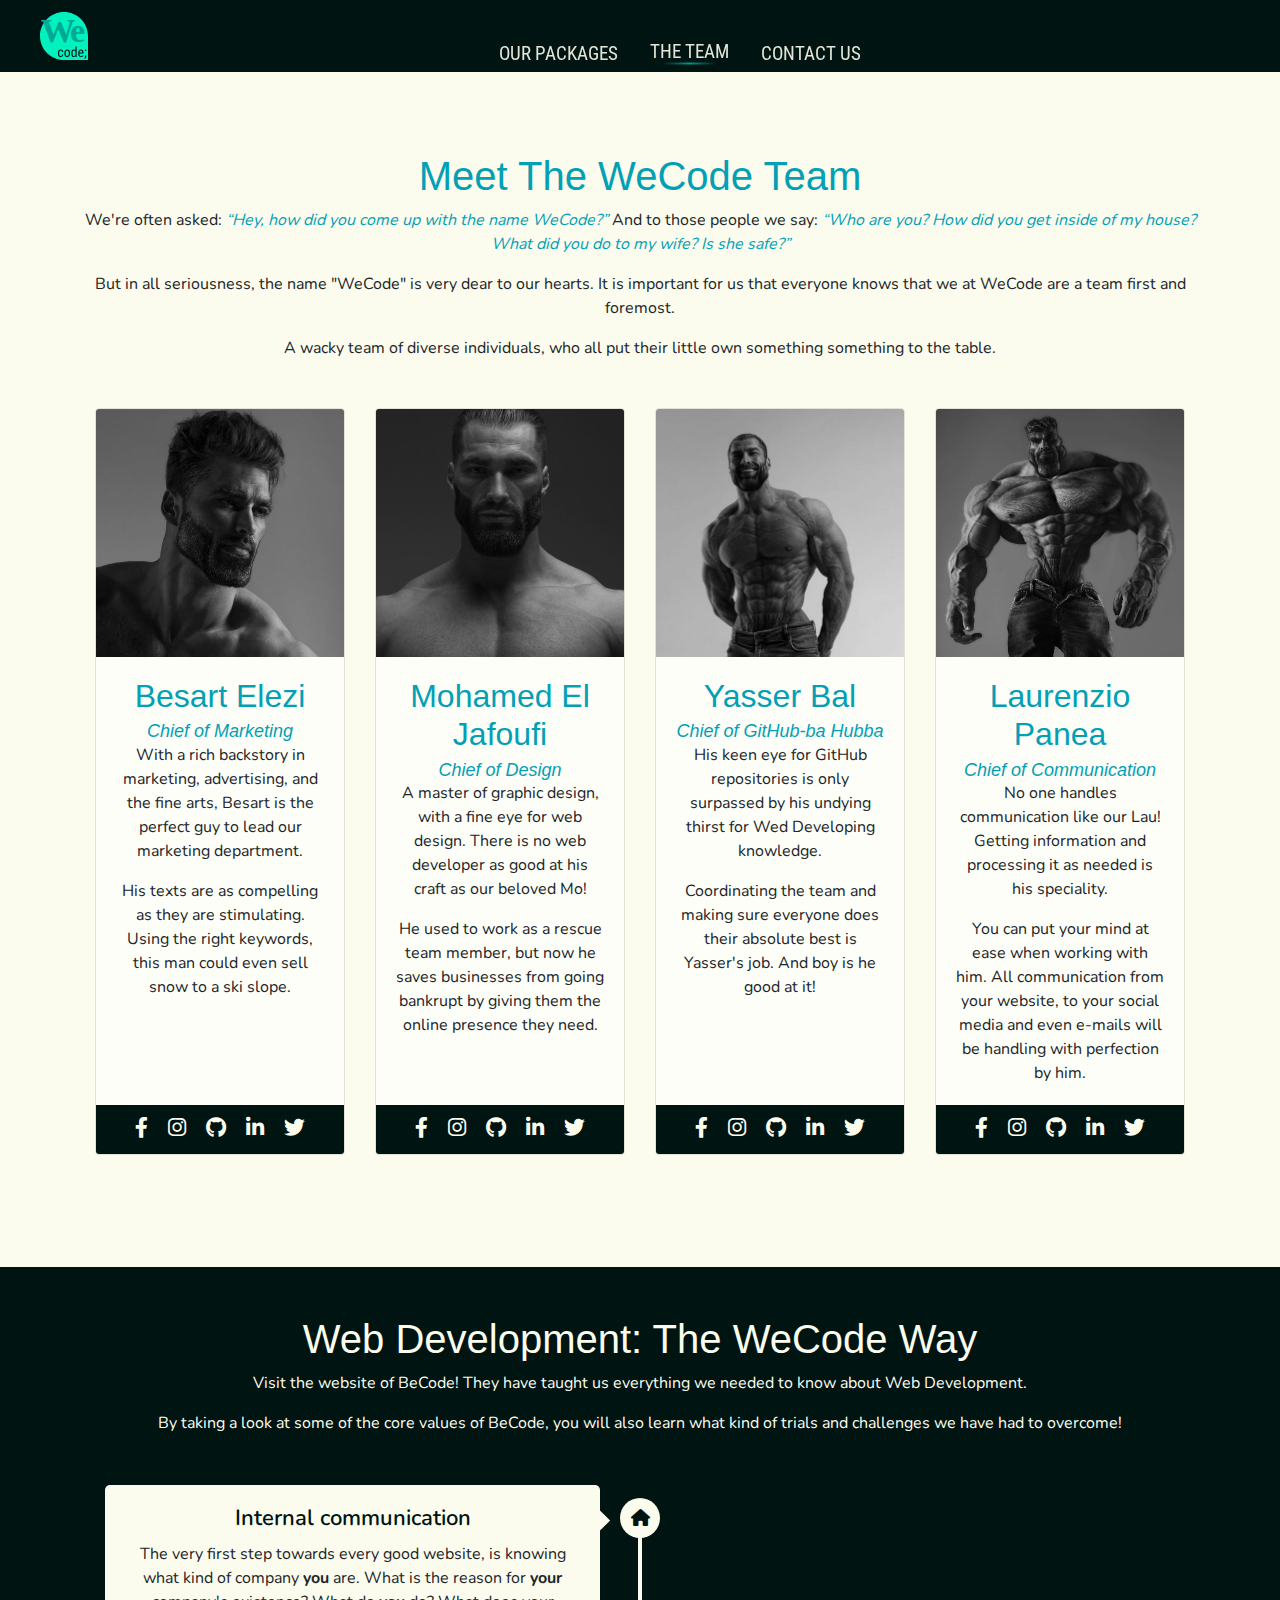
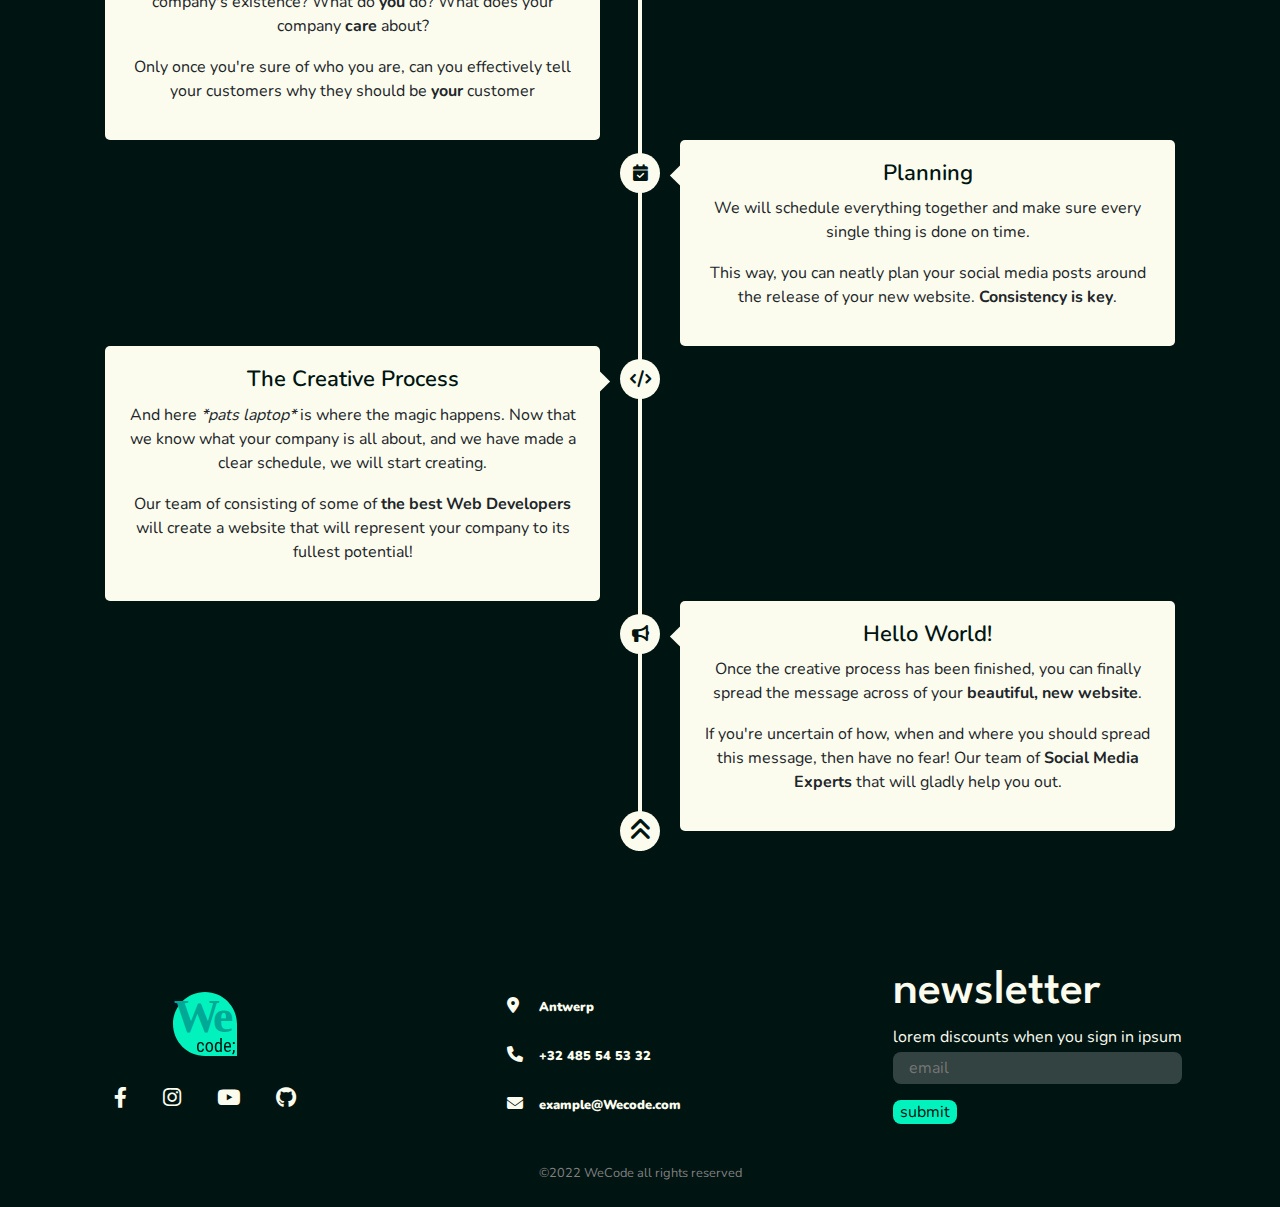
<file: pages/team.html>
<!DOCTYPE html>
<html lang="en">

<head>
    <meta charset="UTF-8">
    <meta http-equiv="X-UA-Compatible" content="IE=edge">
    <meta name="viewport" content="width=device-width, initial-scale=1.0">
    <title>Meet The WeCode Team</title>
    <meta name="description" content="Meet The WeCode Team, a group of talented Web Developers that will create the best website for you.">
    <meta name="keywords" content="web developers, web development, website,">
    <!--Link Bootstrap CSS-->
    <link rel="stylesheet" href="https://cdn.jsdelivr.net/npm/bootstrap@4.4.1/dist/css/bootstrap.min.css" integrity="sha384-Vkoo8x4CGsO3+Hhxv8T/Q5PaXtkKtu6ug5TOeNV6gBiFeWPGFN9MuhOf23Q9Ifjh" crossorigin="anonymous">
    <!--Link Global Styles-->
    <link rel="stylesheet" href="../styles/footer.css">
    <link rel="stylesheet" href="../styles/navbar.css">
    <!--Link Page Style-->
    <link rel="stylesheet" href="../styles/team.css">
    <!--Link AwesomeFonts CSS for icons-->
    <link rel="stylesheet" href="../assets/fonts/fontAwesome/css/all.css">
    <!-- FavIcon -->
    <link rel="icon" type="image/x-icon" href="../assets/images/WeCode logo-seethrough.svg">
</head>

<body>

    <header>

    </header>

    <!----------NAV CODE STARTS HERE---------->
    <nav class="global__nav" alt="This is the navigation menu"
        description="Here you'll find links to different parts of our website">
        <!--BRAND-->
        <a href="../index.html" alt="Link to the home page"
            description="This is the logo, clicking it will bring you to our homepage">
            <img src="../assets/images/WeCode logo-seethrough.svg" alt="WeCode Logo" class="brand__logo">
        </a>
        <!--NAVIGATION LINKS TO OTHER PAGES-->
        <ul class="global__nav__list">
            <li class="global__nav__item"><a href="../pages/packages.html" class="global__nav__link"
                    alt="Link to the page containing our packages"
                    description="If you click here you'll be redirected to our product page">Our Packages</a>
            </li>
            <li class="global__nav__item"><a href="../pages/team.html" class="global__nav__link current__page"
                    alt="Link to the team page"
                    description="if you click here you will be redirected to the page about our team">The Team</a></li>
            <li class="global__nav__item"><a href="../pages/contact.html" class="global__nav__link"
                    alt="Link to the contact page"
                    description="if you click here you will be redirected to our page with contact details">Contact
                    Us</a></li>
        </ul>
        <!--Burger for mobile navigation trigger-->
        <div class="burger__container" alt="Click here to toggle the navigation"
            description="This is a button that toggles the navigation menu">
            <span class="burger__slice" alt="burger slice"></span>
        </div>
    </nav>
    <!----------NAV CODEBLOCK ENDS HERE---------->

    <main>
        <section class="cards-team">
            <!-- Short introduction to WeCode -->
            <h1>Meet The WeCode Team</h1>
            <p>We're often asked: <q>Hey, how did you come up with the name WeCode?</q> And to those people we say: <q>Who are you? How did you get inside of my house? What did you do to my wife? Is she safe?</q></p>
            <p>But in all seriousness, the name "WeCode" is very dear to our hearts. It is important for us that everyone knows that we at WeCode are a team first and foremost.</p>
            <p>A wacky team of diverse individuals, who all put their little own something something to the table.</p>
            <!--Card Container-->
            <div class="container-fluid">
                <div class="row">
                    <!--- Card 1: Besart Elezi ---->
                    <div class="col-md-6 col-lg-3 d-flex align-items-stretch">
                        <div class="card">
                            <img class="card-img-top" src="../assets/images/team/besart-elezi.jpg" alt="A picture of our Chief of Marketing, Besart Elezi">
                            <div class="card-body">
                                <h2 class="card-title">Besart Elezi</h2>
                                <h3 class="card-subtitle">Chief of Marketing</h3>
                                <p class="card-text">With a rich backstory in marketing, advertising, and the fine arts, Besart is the perfect guy to lead our marketing department.</p>
                                <p class="card-text">His texts are as compelling as they are stimulating. Using the right keywords, this man could even sell snow to a ski slope.</p>
                            </div>
                            <div class="card-footer">
                                <a href="https://facebook.com" alt="click to go to Besart's facebook page"><i class="fa-brands fa-facebook-f" title="add Besart on facebook"></i></a>
                                <a href="https://instagram.com" alt="click to visit Besart's instagram page"><i class="fa-brands fa-instagram" title="follow Besart on Instagram"></i></a>
                                <a href="https://github.com/besartelezi" alt="click to visit Besart's GitHub page"><i class="fa-brands fa-github" title="follow Besart on github"></i></a>
                                <a href="https://www.youtube.com/watch?v=0MW0mDZysxc" alt="click to visit Besart's Linkedin page"><i class="fa-brands fa-linkedin-in" title="follow Besart on Linkedin"></i></a>
                                <a href="https://twitter.com/" alt="click to visit Besart's twitter page"><i class="fa-brands fa-twitter" title="follow Besart on twitter"></i></a>
                            </div>
                        </div>
                    </div>
                    <!--- Card 2: Mohamed El Jafoufi ---->
                    <div class="col-md-6 col-lg-3 d-flex align-items-stretch">
                        <div class="card">
                            <img class="card-img-top" src="../assets/images/team/mohamed-el-jafoufi.jpg" alt="A picture of our Chief of Design, Mohamed El Jafoufi">
                            <div class="card-body">
                                <h2 class="card-title">Mohamed El Jafoufi</h2>
                                <h3 class="card-subtitle">Chief of Design</h3>
                                <p class="card-text">A master of graphic design, with a fine eye for web design. There is no web developer as good at his craft as our beloved Mo!</p>
                                <p class="card-text">He used to work as a rescue team member, but now he saves businesses from going bankrupt by giving them the online presence they need.</p>
                            </div>
                            <div class="card-footer">
                                <a href="https://facebook.com" alt="click to go to Mohamed's facebook page"><i class="fa-brands fa-facebook-f" title="add Mohamed on facebook"></i></a>
                                <a href="https://instagram.com" alt="click to visit Mohamed's instagram page"><i class="fa-brands fa-instagram" title="follow Mohamed on Instagram"></i></a>
                                <a href="https://www.youtube.com/watch?v=vDJstvmOo9A" alt="click to visit Mohamed's GitHub page"><i class="fa-brands fa-github" title="follow Mohamed on github"></i></a>
                                <a href="https://www.linkedin.com/" alt="click to visit Mohamed's Linkedin page"><i class="fa-brands fa-linkedin-in" title="follow Mohamed on Linkedin"></i></a>
                                <a href="https://twitter.com/" alt="click to visit Mohamed's twitter page"><i class="fa-brands fa-twitter" title="follow Mohamed on twitter"></i></a>
                            </div>
                        </div>
                    </div>
                    <!--- Card 3: Yasser Bal ---->
                    <div class="col-md-6 col-lg-3 d-flex align-items-stretch">
                        <div class="card">
                            <img class="card-img-top" src="../assets/images/team/yasser-bal.jpg" alt="A picture of our Chief of GitHub-ba Hubba, Yasser Bal">
                            <div class="card-body">
                                <h2 class="card-title">Yasser Bal</h2>
                                <h3 class="card-subtitle">Chief of GitHub-ba Hubba</h3>
                                <p class="card-text">His keen eye for GitHub repositories is only surpassed by his undying thirst for Wed Developing knowledge.</p>
                                <p class="card-text">Coordinating the team and making sure everyone does their absolute best is Yasser's job. And boy is he good at it!</p>
                            </div>
                            <div class="card-footer">
                                <a href="https://facebook.com" alt="click to visit Yasser's facebook page"><i class="fa-brands fa-facebook-f" title="add Yasser on facebook"></i></a>
                                <a href="https://instagram.com" alt="click to visit Yasser's instagram page"><i class="fa-brands fa-instagram" title="follow Yasser on Instagram"></i></a>
                                <a href="https://github.com/YasserB94" alt="click to visit Yasser's GitHub page"><i class="fa-brands fa-github" title="follow Yasser on github"></i></a>
                                <a href="https://www.linkedin.com/" alt="click to visit Yasser's Linkedin page"><i class="fa-brands fa-linkedin-in" title="follow Yasser on Linkedin"></i></a>
                                <a href="https://twitter.com/" alt="click to visit Yasser's twitter page"><i class="fa-brands fa-twitter" title="follow Yasser on twitter"></i></a>
                            </div>
                        </div>
                    </div>
                    <!--- Card 4: Laurenzio Panea ---->
                    <div class="col-md-6 col-lg-3 d-flex align-items-stretch">
                        <div class="card">
                            <img class="card-img-top" src="../assets/images/team/laurenzio-panea.jpg" alt="A picture of our Chief of Communication, Laurenzio Panea">
                            <div class="card-body">
                                <h2 class="card-title">Laurenzio Panea</h2>
                                <h3 class="card-subtitle">Chief of Communication</h3>
                                <p class="card-text">No one handles communication like our Lau! Getting information and processing it as needed is his speciality.</p>
                                <p class="card-text">You can put your mind at ease when working with him. All communication from your website, to your social media and even e-mails will be handling with perfection by him.</p>
                            </div>
                            <div class="card-footer">
                                <a href="https://www.youtube.com/watch?v=9tMtYIObPZc" alt="click to visit Laurenzio's facebook page"><i class="fa-brands fa-facebook-f" title="add Laurenzio on facebook"></i></a>
                                <a href="https://instagram.com" alt="click to visit Laurenzio's instagram page"><i class="fa-brands fa-instagram" title="follow Laurenzio on Instagram"></i></a>
                                <a href="https://github.com/LauG78" alt="click to visit Laurenzio's GitHub page"><i class="fa-brands fa-github" title="follow Laurenzio on github"></i></a>
                                <a href="https://www.linkedin.com/" alt="click to visit Laurenzio's Linkedin page"><i class="fa-brands fa-linkedin-in" title="follow Laurenzio on Linkedin"></i></a>
                                <a href="https://twitter.com/" alt="click to visit Laurenzio's twitter page"><i class="fa-brands fa-twitter" title="follow Laurenzio on twitter"></i></a>
                                </div>
                            </div>
                        </div>
                    </div>
                </div>
        </section>
        <!---- The WeCode Way Section ----->
        <section class="wecode-way">
            <h1 class="darkmode">Web Development: The WeCode Way</h1>
            <p class="darkmode">Visit the website of BeCode! They have taught us everything we needed to know about Web Development.</p>
            <p class="darkmode">By taking a look at some of the core values of BeCode, you will also learn what kind of trials and challenges we have had to overcome!</p>
            <div class="wrapper">
                <div class="center-line">
                    <a href="#" class="scroll-icon"><i class="fa-solid fa-angles-up"></i></a>
                </div>
                <div class="row row-1">
                    <section>
                        <i class="icon fa-solid fa-house"></i>
                            <h4 class="title">Internal communication</h4>
                        <p>The very first step towards every good website, is knowing what kind of company <b>you</b> are. What is the reason for <b>your</b> company's existence? What do <b>you</b> do? What does your company <b>care</b> about?</p>
                        <p>Only once you're sure of who you are, can you effectively tell your customers why they should be <b>your</b> customer</p>
                    </section>
                </div>
                <div class="row row-2">
                    <section>
                        <i class=" icon fa-solid fa-calendar-check"></i>
                            <h4 class="title">Planning</h4>
                        <p>We will schedule everything together and make sure every single thing is done on time.</p>
                        <p>This way, you can neatly plan your social media posts around the release of your new website. <b>Consistency is key</b>.</p>
                    </section>
                </div>
                <div class="row row-1">
                    <section>
                        <i class="icon fa-solid fa-code"></i>
                            <h4 class="title">The Creative Process</h4>
                        <p>And here <i>*pats laptop*</i> is where the magic happens. Now that we know what your company is all about, and we have made a clear schedule, we will start creating.</p>
                        <p>Our team of consisting of some of <b>the best Web Developers</b> will create a website that will represent your company to its fullest potential!</p>
                    </section>
                </div>
                <div class="row row-2">
                    <section>
                        <i class="icon fa-solid fa-bullhorn"></i>
                            <h4 class="title">Hello World!</h4>
                        <p>Once the creative process has been finished, you can finally spread the message across of your <b>beautiful, new website</b>.</p>
                        <p>If you're uncertain of how, when and where you should spread this message, then have no fear! Our team of <b>Social Media Experts</b> that will gladly help you out.</p>
                    </section>
                </div>
            </div>
        </section>
    </main>
    <!-----Footer------>
    <footer id="footer">
        <div class="footer__content">
            <div class="logo__container">
                <div class="logo__div">
                    <img class="wecodeLogo" src="../assets/images/WeCode logo-seethrough.svg" alt="Wecode logo">
                </div>
                <div class="icons__div">
                    <a href="https://facebook.com" alt="click to go to wecode facebook page"><i class="fa-brands fa-facebook-f i__footer" title="add us on facebook"></i></a>
                    <a href="https://instagram.com" alt="click to visit WeCode instagram page"><i class="fa-brands fa-instagram i__footer" title="follow us on Instagram"></i></a>
                    <a href="https://youtube.com" alt="click to go to the youtube page of wecode"><i class="fa-brands fa-youtube i__footer" title="subscribe on our youtube chanel"></i></a>
                    <a href="https://github.com/YasserB94/WeCode" alt="click to go to wecode github"><i class="fa-brands fa-github i__footer" title="folow us on github"></i></a>
                </div>
            </div>
            <div class="info__div">
                <a class="a_info_footer"
                href="https://www.google.be/maps/place/Kessel-Lo,+3010+Leuven/@50.8851381,4.7182004,14z/data=!3m1!4b1!4m5!3m4!1s0x47c16730abb865d9:0xd5833ad8db0443c1!8m2!3d50.88514!4d4.73571" title="A link that opens google maps to show you the way"><i
                class="fa-solid fa-location-dot i_info_footer" data-text=" Antwerp"></i></a>
                <a class="a_info_footer" href="tel:0032485544332" title="click to call WeCode"> <i class="fa-solid fa-phone i_info_footer"
                data-text="+32 485 54 53 32"></i></a>
                <a class="a_info_footer" href="mailto:example.wecode.com" title="click to send an email to WeCode"><i
                class="fa-solid fa-envelope i_info_footer" data-text="example@Wecode.com"></i></a>
            </div>
            <div class="letter__div">
                <h6 class="h3__footer">newsletter</h6>
                <p class="p__footer">lorem discounts when you sign in ipsum</p>
                <input type="email" placeholder="email">
                <input type="submit" value="submit">
            </div>
        </div>
        <div class="copyright__container">
            <p class="h6__footer">&copy;2022 WeCode all rights reserved</p>
        </div>
</footer>
    <script src="../scripts/navbar.js"></script>
    <!--Link JQuery-->
    <script src="https://code.jquery.com/jquery-3.4.1.slim.min.js" integrity="sha384-J6qa4849blE2+poT4WnyKhv5vZF5SrPo0iEjwBvKU7imGFAV0wwj1yYfoRSJoZ+n" crossorigin="anonymous"></script>
    <!--Link Popper.js-->
    <script src="https://cdn.jsdelivr.net/npm/popper.js@1.16.0/dist/umd/popper.min.js" integrity="sha384-Q6E9RHvbIyZFJoft+2mJbHaEWldlvI9IOYy5n3zV9zzTtmI3UksdQRVvoxMfooAo" crossorigin="anonymous"></script>
    <!--Link Bootstrap JS-->
    <script src="https://cdn.jsdelivr.net/npm/bootstrap@4.4.1/dist/js/bootstrap.min.js" integrity="sha384-wfSDF2E50Y2D1uUdj0O3uMBJnjuUD4Ih7YwaYd1iqfktj0Uod8GCExl3Og8ifwB6" crossorigin="anonymous"></script>
</body>


</html>
</file>
<file: styles/footer.css>
/*----ADDING FONTS----*/
@font-face {
  font-family: 'LeagueSpartan';
  src: url(../assets/fonts/GoogleFonts/League_Spartan/LeagueSpartan-VariableFont_wght.ttf);
}

@font-face {
  font-family: 'Nunito';
  src: url(../assets/fonts/GoogleFonts/Nunito/Nunito-VariableFont_wght.ttf);
}

@font-face {
  font-family: 'NunitoItalic';
  src: url(../assets/fonts/GoogleFonts/Nunito/Nunito-Italic-VariableFont_wght.ttf);
}

@font-face {
  font-family: 'RobotoCondensed';
  src: url(../assets/fonts/GoogleFonts/Roboto_Condensed/RobotoCondensed-Regular.ttf);
}

/*----ADDING FONTS----*/
@font-face {
  font-family: 'LeagueSpartan';
  src: url(../assets/fonts/GoogleFonts/League_Spartan/LeagueSpartan-VariableFont_wght.ttf);
}

@font-face {
  font-family: 'Nunito';
  src: url(../assets/fonts/GoogleFonts/Nunito/Nunito-VariableFont_wght.ttf);
}

@font-face {
  font-family: 'NunitoItalic';
  src: url(../assets/fonts/GoogleFonts/Nunito/Nunito-Italic-VariableFont_wght.ttf);
}

@font-face {
  font-family: 'RobotoCondensed';
  src: url(../assets/fonts/GoogleFonts/Roboto_Condensed/RobotoCondensed-Regular.ttf);
}

/*----------RESETS----------*/
* {
  /*--Remove Margin From All Elements*/
  margin: 0%;
  /*--Remove Padding From All Elements*/
  padding: 0%;
  /*--Change Box sizing from content-box to Border-box on all elements-*/
  -webkit-box-sizing: border-box;
          box-sizing: border-box;
}

html, body {
  font-family: "Nunito", "Georgia";
}

body {
  /*--BODY WILL ALWAYS fill whole screen content will start at the top--*/
  display: -webkit-box;
  display: -ms-flexbox;
  display: flex;
  min-height: 100vh;
  -webkit-box-orient: vertical;
  -webkit-box-direction: normal;
      -ms-flex-direction: column;
          flex-direction: column;
  -webkit-box-pack: start;
      -ms-flex-pack: start;
          justify-content: flex-start;
}

nav .display__none {
  display: none;
}

footer {
  /*---MAKE SURE FOOTER GETS PUSHED TO TOP--*/
  margin-top: auto;
}

a {
  /*--Remove underlining from all links-*/
  text-decoration: none;
}

ul,
li {
  /*--Remove list decorations -bullets---*/
  list-style-type: none;
}

footer {
  position: relative;
  bottom: 0px;
  width: 100vw;
  min-height: 5vh;
  height: auto;
  background-color: #001412;
  color: #fbfcee;
}

footer .footer__content {
  display: -webkit-box;
  display: -ms-flexbox;
  display: flex;
  -ms-flex-pack: distribute;
      justify-content: space-around;
  -ms-flex-wrap: wrap;
      flex-wrap: wrap;
  background-color: #001412;
  bottom: 0px;
  -webkit-transition: all .2s linear;
  transition: all .2s linear;
}

footer .footer__content i:hover {
  color: #02f2be;
  cursor: pointer;
}

footer .logo__container, footer .info__div, footer .letter__div {
  display: -webkit-box;
  display: -ms-flexbox;
  display: flex;
  -webkit-box-pack: center;
      -ms-flex-pack: center;
          justify-content: center;
  margin: 1rem 3rem;
  -webkit-box-orient: vertical;
  -webkit-box-direction: normal;
      -ms-flex-flow: column wrap;
          flex-flow: column wrap;
}

footer .logo__container {
  text-align: center;
}

footer .logo__container .icons__div a {
  color: #fbfcee;
}

footer .logo__container .icons__div a .i__footer {
  font-size: 1.3rem;
  margin: 1rem;
}

footer .logo__container .wecodeLogo {
  width: 4rem;
  margin-bottom: 1rem;
  margin-top: 2rem;
}

footer .info__div {
  margin-top: 2.5rem;
}

footer .info__div .a_info_footer {
  color: #fbfcee;
}

footer .info__div .i_info_footer {
  margin: 1rem 0;
  font-size: 1rem;
}

footer .info__div .i_info_footer::after {
  content: attr(data-text);
  font-size: .8rem;
  margin: 0 1rem;
  font-family: nunito;
}

footer .letter__div {
  margin-top: 2rem;
}

footer .letter__div .h3__footer {
  margin: .1rem 0;
  font-size: 3rem;
  font-family: "LeagueSpartan", "Arial";
  color: #fbfcee;
}

footer .letter__div .p__footer {
  margin: .2rem 0;
  font-size: 1rem;
  font-family: "Nunito", "Georgia";
}

footer .letter__div input[type="email"] {
  outline: none;
  border: none;
  border-radius: .5rem;
  padding: 0 1rem;
  height: 2rem;
  background: rgba(255, 255, 255, 0.2);
  color: #fbfcee;
}

footer .letter__div input[type="submit"] {
  outline: none;
  border: none;
  border-radius: .5rem;
  height: 1.5rem;
  width: 4rem;
  background: #02f2be;
  color: #001412;
  margin: 1rem 0;
  cursor: pointer;
}

footer .letter__div input[type="submit"]:hover {
  background: #03a0b5;
}

footer .copyright__container {
  width: 100%;
  background-color: #001412;
}

footer .copyright__container .h6__footer {
  font-size: .8rem;
  padding: .5rem 0;
  text-align: center;
  color: grey;
}
/*# sourceMappingURL=footer.css.map */
</file>
<file: styles/navbar.css>
/*----ADDING FONTS----*/
@font-face {
  font-family: 'LeagueSpartan';
  src: url(../assets/fonts/GoogleFonts/League_Spartan/LeagueSpartan-VariableFont_wght.ttf);
}

@font-face {
  font-family: 'Nunito';
  src: url(../assets/fonts/GoogleFonts/Nunito/Nunito-VariableFont_wght.ttf);
}

@font-face {
  font-family: 'NunitoItalic';
  src: url(../assets/fonts/GoogleFonts/Nunito/Nunito-Italic-VariableFont_wght.ttf);
}

@font-face {
  font-family: 'RobotoCondensed';
  src: url(../assets/fonts/GoogleFonts/Roboto_Condensed/RobotoCondensed-Regular.ttf);
}

/*----ADDING FONTS----*/
@font-face {
  font-family: 'LeagueSpartan';
  src: url(../assets/fonts/GoogleFonts/League_Spartan/LeagueSpartan-VariableFont_wght.ttf);
}

@font-face {
  font-family: 'Nunito';
  src: url(../assets/fonts/GoogleFonts/Nunito/Nunito-VariableFont_wght.ttf);
}

@font-face {
  font-family: 'NunitoItalic';
  src: url(../assets/fonts/GoogleFonts/Nunito/Nunito-Italic-VariableFont_wght.ttf);
}

@font-face {
  font-family: 'RobotoCondensed';
  src: url(../assets/fonts/GoogleFonts/Roboto_Condensed/RobotoCondensed-Regular.ttf);
}

/*----------RESETS----------*/
* {
  /*--Remove Margin From All Elements*/
  margin: 0%;
  /*--Remove Padding From All Elements*/
  padding: 0%;
  /*--Change Box sizing from content-box to Border-box on all elements-*/
  -webkit-box-sizing: border-box;
          box-sizing: border-box;
}

html, body {
  font-family: "Nunito", "Georgia";
}

body {
  /*--BODY WILL ALWAYS fill whole screen content will start at the top--*/
  display: -webkit-box;
  display: -ms-flexbox;
  display: flex;
  min-height: 100vh;
  -webkit-box-orient: vertical;
  -webkit-box-direction: normal;
      -ms-flex-direction: column;
          flex-direction: column;
  -webkit-box-pack: start;
      -ms-flex-pack: start;
          justify-content: flex-start;
}

nav .display__none {
  display: none;
}

footer {
  /*---MAKE SURE FOOTER GETS PUSHED TO TOP--*/
  margin-top: auto;
}

a {
  /*--Remove underlining from all links-*/
  text-decoration: none;
}

ul,
li {
  /*--Remove list decorations -bullets---*/
  list-style-type: none;
}

/*---GET RID OF BOOTSTRAP 5 properties interfering with custom navbar--*/
nav {
  line-height: 1.1;
}

nav ul {
  margin-bottom: unset;
}

a:hover {
  text-decoration: unset;
}

/*---END OF BOOTSTRAP RESET BLOCK--*/
.global__nav {
  z-index: 101;
  min-height: 5vh;
  height: 8vh;
  max-height: 10vh;
  padding: 0 1rem;
  min-width: 100vw;
  max-width: 100vw;
  background-color: #001412;
  display: -webkit-box;
  display: -ms-flexbox;
  display: flex;
  -webkit-box-pack: justify;
      -ms-flex-pack: justify;
          justify-content: space-between;
  -webkit-box-align: center;
      -ms-flex-align: center;
          align-items: center;
  position: -webkit-sticky;
  position: sticky;
  top: 0%;
}

.brand__logo {
  z-index: 102;
  max-height: 10vh;
  min-height: 4rem;
  height: 4rem;
  margin-left: 1rem;
  padding: .5rem;
}

.global__nav__list {
  z-index: 100;
  position: fixed;
  left: 0;
  width: 100vw;
  height: 100vh;
  min-width: 100vw;
  max-width: 100vw;
  min-height: 100vh;
  max-height: 100vh;
  display: -webkit-box;
  display: -ms-flexbox;
  display: flex;
  -webkit-box-orient: vertical;
  -webkit-box-direction: normal;
      -ms-flex-direction: column;
          flex-direction: column;
  -webkit-box-pack: center;
      -ms-flex-pack: center;
          justify-content: center;
  -ms-flex-line-pack: center;
      align-content: center;
  text-align: center;
  background-color: #001412;
  opacity: .9;
  top: -100vh;
  -webkit-transition: top .8s ease-in-out;
  transition: top .8s ease-in-out;
  -webkit-backface-visibility: hidden;
}

.global__nav__list .global__nav__item {
  font-family: "RobotoCondensed", "Cursive";
  font-size: 1.5rem;
  text-transform: uppercase;
}

.global__nav__list .global__nav__item .global__nav__link {
  display: block;
  padding: 1rem;
  color: #fbfcee;
  position: relative;
  -webkit-transition: color 1s ease-in-out;
  transition: color 1s ease-in-out;
  -webkit-backface-visibility: hidden;
  -webkit-transform: translateX(0);
}

.global__nav__list .global__nav__item .global__nav__link.current__page {
  color: #03a0b5;
}

.global__nav__list .global__nav__item .global__nav__link.current__page::after {
  content: "";
  background: -webkit-gradient(linear, left top, right top, from(#001412), color-stop(#00a896), to(#001412));
  background: linear-gradient(to right, #001412, #00a896, #001412);
  position: absolute;
  bottom: .75rem;
  left: 25%;
  width: 50%;
  height: .125rem;
  border-radius: 10%;
  -webkit-transform: scale(1);
          transform: scale(1);
}

.global__nav__list .global__nav__item .global__nav__link::after {
  content: "";
  background: -webkit-gradient(linear, left top, right top, from(#001412), color-stop(#00a896), to(#001412));
  background: linear-gradient(to right, #001412, #00a896, #001412);
  position: absolute;
  bottom: .75rem;
  left: 25%;
  width: 50%;
  height: .1rem;
  border-radius: 10%;
  -webkit-transform: scale(0);
          transform: scale(0);
  -webkit-transition: -webkit-transform 0.25s ease-in-out;
  transition: -webkit-transform 0.25s ease-in-out;
  transition: transform 0.25s ease-in-out;
  transition: transform 0.25s ease-in-out, -webkit-transform 0.25s ease-in-out;
}

.global__nav__list .global__nav__item .global__nav__link:hover {
  color: #02f2be;
  cursor: pointer;
}

.global__nav__list .global__nav__item .global__nav__link:hover::after {
  -webkit-transform: scale(1);
          transform: scale(1);
}

.burger__container {
  z-index: 102;
  display: block;
  height: 8vh;
  width: 3rem;
  display: -webkit-box;
  display: -ms-flexbox;
  display: flex;
  -webkit-box-pack: center;
      -ms-flex-pack: center;
          justify-content: center;
  -webkit-box-align: center;
      -ms-flex-align: center;
          align-items: center;
  position: absolute;
  right: 1rem;
  top: .25vh;
}

.burger__container .burger__slice {
  z-index: 101;
  min-height: .2rem;
  min-width: 2rem;
  border-radius: .25rem;
  background-color: #03a0b5;
  -webkit-transition: all 1s ease-in-out;
  transition: all 1s ease-in-out;
}

.burger__container .burger__slice::before, .burger__container .burger__slice::after {
  content: "";
  position: absolute;
  min-height: .2rem;
  min-width: 2rem;
  border-radius: .25rem;
  -webkit-transition: all .8s ease-in-out;
  transition: all .8s ease-in-out;
}

.burger__container .burger__slice::before {
  background-color: #00a896;
  -webkit-transform: translateY(-0.6rem);
          transform: translateY(-0.6rem);
}

.burger__container .burger__slice::after {
  background-color: #03a0b5;
  -webkit-transform: translateY(0.6rem);
          transform: translateY(0.6rem);
}

.global__nav__list.active {
  top: 0;
}

.burger__container.active .burger__slice {
  -webkit-transform: scale(2);
          transform: scale(2);
  background: transparent;
}

.burger__container.active .burger__slice::before {
  -webkit-transform: rotate(135deg) scale(0.6);
          transform: rotate(135deg) scale(0.6);
  background-color: #02f2be;
}

.burger__container.active .burger__slice::after {
  -webkit-transform: rotate(45deg) scale(0.6);
          transform: rotate(45deg) scale(0.6);
  background-color: #00a896;
}

@media only screen and (min-width: 768px) {
  .burger__container {
    all: unset;
    display: none;
  }
  .brand__logo {
    min-height: 5vh;
    max-height: 8vh;
    -ms-flex-item-align: end;
        align-self: flex-end;
  }
  .global__nav {
    padding: .5rem 1rem;
  }
  .global__nav__list {
    position: unset;
    height: unset;
    min-height: unset;
    width: unset;
    min-width: unset;
    top: unset;
    left: unset;
    -webkit-box-orient: horizontal;
    -webkit-box-direction: normal;
        -ms-flex-direction: row;
            flex-direction: row;
    -webkit-box-pack: end;
        -ms-flex-pack: end;
            justify-content: flex-end;
    -ms-flex-item-align: end;
        align-self: flex-end;
    margin-right: 1rem;
  }
  .global__nav__list .global__nav__item {
    font-size: 1.2rem;
  }
  .global__nav__list .global__nav__item .global__nav__link {
    padding: 0 1rem;
    position: relative;
  }
  .global__nav__list .global__nav__item .global__nav__link:hover {
    -webkit-animation: theme__hover 5s infinite;
            animation: theme__hover 5s infinite;
  }
  .global__nav__list .global__nav__item .global__nav__link.current__page {
    -webkit-transform: translateY(-0.1rem);
            transform: translateY(-0.1rem);
    color: #fbfcee;
  }
  .global__nav__list .global__nav__item .global__nav__link.current__page::after {
    bottom: -.1rem;
  }
  .global__nav__list .global__nav__item .global__nav__link::after {
    bottom: -.1rem;
  }
}

@media only screen and (min-width: 1200px) {
  .global__nav__list {
    -webkit-box-pack: center;
        -ms-flex-pack: center;
            justify-content: center;
    margin-right: auto;
    margin-left: auto;
  }
}

@-webkit-keyframes theme__hover {
  0% {
    color: #02f2be;
  }
  15% {
    -webkit-transform: translateY(-0.2rem);
            transform: translateY(-0.2rem);
  }
  30% {
    color: #03a0b5;
  }
  45% {
    color: #02f2be;
  }
  60% {
    -webkit-transform: translateY(0.1rem);
            transform: translateY(0.1rem);
  }
  75% {
    color: #00a896;
  }
  90% {
    color: #02f2be;
  }
  100% {
    -webkit-transform: translateY(0.1rem);
            transform: translateY(0.1rem);
  }
}

@keyframes theme__hover {
  0% {
    color: #02f2be;
  }
  15% {
    -webkit-transform: translateY(-0.2rem);
            transform: translateY(-0.2rem);
  }
  30% {
    color: #03a0b5;
  }
  45% {
    color: #02f2be;
  }
  60% {
    -webkit-transform: translateY(0.1rem);
            transform: translateY(0.1rem);
  }
  75% {
    color: #00a896;
  }
  90% {
    color: #02f2be;
  }
  100% {
    -webkit-transform: translateY(0.1rem);
            transform: translateY(0.1rem);
  }
}
/*# sourceMappingURL=navbar.css.map */
</file>
<file: styles/index.css>
/*----ADDING FONTS----*/
@font-face {
  font-family: "LeagueSpartan";
  src: url(../assets/fonts/GoogleFonts/League_Spartan/LeagueSpartan-VariableFont_wght.ttf);
}
@font-face {
  font-family: "Nunito";
  src: url(../assets/fonts/GoogleFonts/Nunito/Nunito-VariableFont_wght.ttf);
}
@font-face {
  font-family: "NunitoItalic";
  src: url(../assets/fonts/GoogleFonts/Nunito/Nunito-Italic-VariableFont_wght.ttf);
}
@font-face {
  font-family: "RobotoCondensed";
  src: url(../assets/fonts/GoogleFonts/Roboto_Condensed/RobotoCondensed-Regular.ttf);
}
/*----ADDING FONTS----*/
@font-face {
  font-family: "LeagueSpartan";
  src: url(../assets/fonts/GoogleFonts/League_Spartan/LeagueSpartan-VariableFont_wght.ttf);
}
@font-face {
  font-family: "Nunito";
  src: url(../assets/fonts/GoogleFonts/Nunito/Nunito-VariableFont_wght.ttf);
}
@font-face {
  font-family: "NunitoItalic";
  src: url(../assets/fonts/GoogleFonts/Nunito/Nunito-Italic-VariableFont_wght.ttf);
}
@font-face {
  font-family: "RobotoCondensed";
  src: url(../assets/fonts/GoogleFonts/Roboto_Condensed/RobotoCondensed-Regular.ttf);
}
/*----------RESETS----------*/
* {
  /*--Remove Margin From All Elements*/
  margin: 0%;
  /*--Remove Padding From All Elements*/
  padding: 0%;
  /*--Change Box sizing from content-box to Border-box on all elements-*/
  box-sizing: border-box;
}

html, body {
  font-family: "Nunito", "Georgia";
}

body {
  /*--BODY WILL ALWAYS fill whole screen content will start at the top--*/
  display: flex;
  min-height: 100vh;
  flex-direction: column;
  justify-content: flex-start;
}

nav .display__none {
  display: none;
}

footer {
  /*---MAKE SURE FOOTER GETS PUSHED TO TOP--*/
  margin-top: auto;
}

a {
  /*--Remove underlining from all links-*/
  text-decoration: none;
}

ul,
li {
  /*--Remove list decorations -bullets---*/
  list-style-type: none;
}

.opacity__zero {
  opacity: 0;
}

.display__none {
  display: none;
}

.remove__z-index {
  z-index: unset;
}

body {
  overflow-x: hidden;
  background-color: #fbfcee;
}
body header {
  width: 100vw;
  height: 100vh;
  overflow-x: hidden;
  opacity: 1;
  transition: opacity 500ms ease-in-out;
  overflow-y: hidden;
  text-align: center;
}
body header .home__intro__container .home__carousel {
  width: 100vw;
  height: 100vh;
}
body header .home__intro__container .home__carousel .home__carousel__content {
  position: absolute;
  top: 50vh;
  height: 30vh;
  width: 60vw;
  left: 50vw;
  transform: translate3d(-50%, -50%, 0);
  display: flex;
  flex-direction: column;
  align-items: center;
  justify-content: center;
  background-color: rgba(0, 20, 18, 0.25);
  color: #fbfcee;
  font-family: "Nunito", "Georgia";
  border-radius: 2rem;
  padding: 1rem;
  -webkit-transition: opacity 1s ease-in-out;
  transition: opacity 1s ease-in-out;
}
body header .home__intro__container .home__carousel .home__carousel__content .before__brand,
body header .home__intro__container .home__carousel .home__carousel__content .after__brand,
body header .home__intro__container .home__carousel .home__carousel__content .credit__text {
  font-family: "LeagueSpartan", "Arial";
  color: #001412;
  background-color: #fbfcee;
  padding: 0.25rem;
  border-radius: 3px;
  font-size: 1rem;
}
body header .home__intro__container .home__carousel .home__carousel__content .brand__name {
  margin: 0.5rem;
  font-family: "RobotoCondensed", "Cursive";
  letter-spacing: -2px;
  word-spacing: -5px;
  background-color: #02f2be;
  padding: 1rem;
  color: #03a0b5;
  border-radius: 25px;
  font-size: 8rem;
}
body header .home__intro__container .home__carousel .home__carousel__content .brand__name .brand__name__span {
  color: #001412;
}
body header .home__intro__container .home__carousel .home__carousel__content .credit__text {
  margin-top: 0.2rem;
  font-size: 0.8rem;
  background-color: #001412;
  color: #03a0b5;
  line-height: 0.5;
}
body header .home__intro__container .home__carousel .home__carousel__content .credit__text .highlight {
  color: #02f2be;
}
body header .home__intro__container .home__carousel .home__carousel__content .welcome__button {
  margin: 1rem;
  border: solid #02f2be;
  font-family: "RobotoCondensed", "Cursive";
  padding: 1rem 3rem;
  background: none;
  text-transform: uppercase;
  color: #02f2be;
  font-size: 2rem;
  font-weight: 100;
  border-radius: 50px;
  position: absolute;
  top: 90%;
  cursor: pointer;
  transition: background-color 0.3s ease-in-out;
  transition: border 3s ease-in-out;
  background-color: rgba(0, 20, 18, 0.7);
}
body header .home__intro__container .home__carousel .home__carousel__content .welcome__button span {
  transition: color 0.8s ease-in-out;
  animation: welcomeBtn 10s infinite ease-in-out;
}
body header .home__intro__container .home__carousel .home__carousel__content .welcome__button:hover,
body header .home__intro__container .home__carousel .home__carousel__content .welcome__button :focus {
  color: #001412;
  background-color: rgba(2, 242, 190, 0.7);
  border: none;
}
body header .home__intro__container .home__carousel .home__carousel__content .welcome__button:hover span,
body header .home__intro__container .home__carousel .home__carousel__content .welcome__button :focus span {
  animation: unset;
}

body header .home__intro__container .home__carousel .home__carousel__content .home__carousel__button__container__prev,
body header .home__intro__container .home__carousel .home__carousel__content .home__carousel__button__container__next {
  position: absolute;
  top: 50vh;
  transform: translateY(-50%);
  background-color: rgba(3, 160, 181, 0.1);
  border-radius: 1rem;
  border: none;
  padding: 0rem 0.5rem;
}

body header .home__intro__container .home__carousel .home__carousel__content .home__carousel__button__container__prev:hover, body header .home__intro__container .home__carousel .home__carousel__content .home__carousel__button__container__prev:focus,
body header .home__intro__container .home__carousel .home__carousel__content .home__carousel__button__container__next:hover,
body header .home__intro__container .home__carousel .home__carousel__content .home__carousel__button__container__next:focus {
  background-color: rgba(3, 160, 181, 0.3);
  border-radius: 1rem;
}

body header .home__intro__container .home__carousel .home__carousel__content .home__carousel__button__container__prev .home__carousel__button,
body header .home__intro__container .home__carousel .home__carousel__content .home__carousel__button__container__next .home__carousel__button {
  opacity: 1;
  margin: 0.25rem;
  color: rgba(251, 252, 238, 0.5);
  background: none;
  border: none;
  font-size: 4rem;
  border-radius: 1rem;
  cursor: pointer;
}

body header .home__intro__container .home__carousel .home__carousel__content .home__carousel__button__container__prev .home__carousel__button:hover, body header .home__intro__container .home__carousel .home__carousel__content .home__carousel__button__container__prev .home__carousel__button:focus,
body header .home__intro__container .home__carousel .home__carousel__content .home__carousel__button__container__next .home__carousel__button:hover,
body header .home__intro__container .home__carousel .home__carousel__content .home__carousel__button__container__next .home__carousel__button:focus {
  color: #fbfcee;
}

body header .home__intro__container .home__carousel .home__carousel__content .home__carousel__button__container__prev {
  left: 1vw;
}

body header .home__intro__container .home__carousel .home__carousel__content .home__carousel__button__container__next {
  right: 1vw;
}

body header .home__intro__container .home__carousel .home__carousel__slideshow .home__carousel__slide {
  position: absolute;
  z-index: -1;
  inset: 0;
  opacity: 0;
  -webkit-transition: 500ms opacity ease-in-out;
  transition: 500ms opacity ease-in-out;
  -webkit-transition-delay: 500ms;
  transition-delay: 500ms;
}

body header .home__intro__container .home__carousel .home__carousel__slideshow .home__carousel__slide.home__carousel__active__slide {
  opacity: 1;
  -webkit-transition-delay: 0ms;
  transition-delay: 0ms;
}

body header .home__intro__container .home__carousel .home__carousel__slideshow .home__carousel__slide img {
  -o-object-fit: cover;
     object-fit: cover;
  -o-object-position: center;
     object-position: center;
  width: 100vw;
  height: 100vh;
}

body main {
  z-index: 50;
}

body main .parallax__wrapper {
  margin-top: auto;
  width: 100vw;
}

body main .parallax__wrapper .section__content {
  padding: 0 1rem;
  display: -webkit-box;
  display: -ms-flexbox;
  display: flex;
  -webkit-box-orient: vertical;
  -webkit-box-direction: normal;
      -ms-flex-direction: column;
          flex-direction: column;
  -webkit-box-pack: center;
      -ms-flex-pack: center;
          justify-content: center;
}

body main .parallax__wrapper .section__content .section__title {
  text-transform: uppercase;
  font-family: "LeagueSpartan", "Arial";
  padding-top: 1rem;
  padding-bottom: 0.5rem;
  text-align: center;
}

body main .parallax__wrapper .section__content .section__list {
  border: solid 0.1rem #03a0b5;
  border-radius: 0.5rem;
  margin: 1rem 0rem;
}
body main .parallax__wrapper .section__content .section__list .section__list__item {
  padding: 1rem;
}
body main .parallax__wrapper .section__content .section__list .section__list__item .section__list__item__content {
  display: flex;
  flex-direction: column;
  text-align: center;
  padding: 0 1rem;
}
body main .parallax__wrapper .section__content .section__list .section__list__item .section__list__item__content img {
  max-height: 10rem;
  height: 8rem;
  margin: 0.5rem 0;
}
body main .parallax__wrapper .section__content .section__list .section__list__item .section__list__item__content a {
  color: #001412;
  cursor: pointer;
}
body main .parallax__wrapper .section__content .section__list .section__list__item .section__list__item__content a:hover {
  color: #03a0b5;
}
body main .parallax__wrapper .light__section {
  color: #001412;
  background-color: #fbfcee;
  opacity: .8;
}
body main .parallax__wrapper .dark__section {
  background-color: #001412;
  color: #fbfcee;
}

@media only screen and (max-width: 992px) {
  body header {
    width: 100vw;
    overflow: hidden;
  }
  body header .home__intro__container {
    width: 100vw;
  }
  body header .home__intro__container .home__carousel__content {
    width: 80%;
    height: 60vh;
  }
  body header .home__intro__container .home__carousel__content .brand__name {
    padding: 0.25rem 0.5rem;
    white-space: nowrap;
  }
  body header .home__intro__container .home__carousel__content .welcome__button {
    -webkit-transform: translateY(5vh);
            transform: translateY(5vh);
  }
}
@media only screen and (max-width: 768px) {
  body header .home__intro__container .home__carousel .home__carousel__content {
    top: 30vh;
    -webkit-transform: translate3d(-50%, -50%, 0);
            transform: translate3d(-50%, -50%, 0);
  }
  body header .home__intro__container .home__carousel .home__carousel__content .brand__name {
    font-size: 5rem;
  }
}
@media only screen and (min-width: 768px) {
  main .parallax__wrapper .section__content .section__list {
    text-align: center;
  }
  main .parallax__wrapper .section__content .section__list .section__list__item {
    position: relative;
    max-width: 40%;
    margin: 1rem;
    display: inline-flex;
  }
}
@media only screen and (min-width: 1200px) {
  main .parallax__wrapper .section__content .section__list {
    text-align: center;
  }
  main .parallax__wrapper .section__content .section__list .section__list__item {
    position: relative;
    max-width: 20%;
    display: inline-flex;
  }
}
@keyframes welcomeBtn {
  15% {
    color: #03a0b5;
  }
  30% {
    color: #fbfcee;
  }
  50% {
    opacity: 0.8;
  }
  65% {
    color: #03a0b5;
  }
  80% {
    color: #02f2be;
  }
}

/*# sourceMappingURL=index.css.map */
</file>
<file: styles/contact.css>
/*----ADDING FONTS----*/
@font-face {
  font-family: "LeagueSpartan";
  src: url(../assets/fonts/GoogleFonts/League_Spartan/LeagueSpartan-VariableFont_wght.ttf);
}
@font-face {
  font-family: "Nunito";
  src: url(../assets/fonts/GoogleFonts/Nunito/Nunito-VariableFont_wght.ttf);
}
@font-face {
  font-family: "NunitoItalic";
  src: url(../assets/fonts/GoogleFonts/Nunito/Nunito-Italic-VariableFont_wght.ttf);
}
@font-face {
  font-family: "RobotoCondensed";
  src: url(../assets/fonts/GoogleFonts/Roboto_Condensed/RobotoCondensed-Regular.ttf);
}
/*----ADDING FONTS----*/
@font-face {
  font-family: "LeagueSpartan";
  src: url(../assets/fonts/GoogleFonts/League_Spartan/LeagueSpartan-VariableFont_wght.ttf);
}
@font-face {
  font-family: "Nunito";
  src: url(../assets/fonts/GoogleFonts/Nunito/Nunito-VariableFont_wght.ttf);
}
@font-face {
  font-family: "NunitoItalic";
  src: url(../assets/fonts/GoogleFonts/Nunito/Nunito-Italic-VariableFont_wght.ttf);
}
@font-face {
  font-family: "RobotoCondensed";
  src: url(../assets/fonts/GoogleFonts/Roboto_Condensed/RobotoCondensed-Regular.ttf);
}
/*----------RESETS----------*/
* {
  /*--Remove Margin From All Elements*/
  margin: 0%;
  /*--Remove Padding From All Elements*/
  padding: 0%;
  /*--Change Box sizing from content-box to Border-box on all elements-*/
  box-sizing: border-box;
}

html, body {
  font-family: "Nunito", "Georgia";
}

body {
  /*--BODY WILL ALWAYS fill whole screen content will start at the top--*/
  display: flex;
  min-height: 100vh;
  flex-direction: column;
  justify-content: flex-start;
}

nav .display__none {
  display: none;
}

footer {
  /*---MAKE SURE FOOTER GETS PUSHED TO TOP--*/
  margin-top: auto;
}

a {
  /*--Remove underlining from all links-*/
  text-decoration: none;
}

ul,
li {
  /*--Remove list decorations -bullets---*/
  list-style-type: none;
}

h1 {
  color: #03a0b5;
  font-family: "Nunito", "Georgia";
  background-color: #fbfcee;
  font-size: 1.5rem;
  text-align: center;
  text-transform: uppercase;
  padding-top: 1rem;
}

.secondary__color {
  color: #00a896;
}

.photo {
  height: 6rem;
  width: 6rem;
}

.pict {
  height: 2.5rem;
  width: 2.5rem;
}

main {
  text-align: center;
  background-color: #fbfcee;
}

main .pone {
  padding-top: 1rem;
}

main .pone .inq {
  color: #001412;
  font-size: 1.1rem;
  font-family: "Nunito", "Georgia";
  padding: 1rem;
}

main .pone .contact__info {
  color: #00a896;
  font-size: 1.2rem;
  padding-bottom: 1rem;
  font-family: "Nunito", "Georgia";
}

main .pone .contact__info:hover {
  color: #001412;
}

main .ptwo .cname, main .ptwo .cemail {
  color: #001412;
  font-size: 1.5rem;
  font-family: "LeagueSpartan", "Arial";
  padding: 1rem;
  margin: 0rem;
}

main .ptwo input[type=text] {
  background-color: #00a896;
  color: #fbfcee;
  border: 0.1rem solid #03a0b5;
  border-radius: 0.7rem;
  -webkit-box-shadow: 0.4rem 0.4rem 0.3rem 0.3rem #001412;
          box-shadow: 0.4rem 0.4rem 0.3rem 0.3rem #001412;
  font-family: "Nunito", "Georgia";
  width: 20rem;
  height: 2rem;
  font-size: 1.5rem;
  padding: 0.05rem;
  margin: 0rem;
}

main .ptwo .mes {
  color: #001412;
  font-family: "LeagueSpartan", "Arial";
  font-size: 1.5rem;
  padding-top: 1rem;
}

.ptwo .tarea {
  padding-top: 1rem;
  padding-bottom: 1rem;
}

main .ptwo .tarea textarea {
  background-color: #00a896;
  color: #001412;
  border: 0.1rem solid #001412;
  border-radius: 0.7rem;
  -webkit-box-shadow: 0.4rem 0.4rem 0.3rem 0.3rem #001412;
          box-shadow: 0.4rem 0.4rem 0.3rem 0.3rem #001412;
  height: 11rem;
  width: 20rem;
  font-size: 1.2rem;
  font-family: "NunitoItalic", "Georgia Italic";
  margin-left: auto;
  margin-right: auto;
}

main .ptwo .button {
  padding-bottom: 1rem;
}

main .ptwo .button input[type=submit] {
  color: #001412;
  background-color: #00a896;
  font-family: "NunitoItalic", "Georgia Italic";
  font-size: 1rem;
  width: 6rem;
  height: 2rem;
  border-radius: 0.5rem;
  border: 0.1rem solid #03a0b5;
  -webkit-box-shadow: 0.12rem 0.12rem 0.12rem 0.12rem #001412;
          box-shadow: 0.12rem 0.12rem 0.12rem 0.12rem #001412;
  white-space: pre-line;
  cursor: pointer;
}

main .ptwo .button input[type=submit]:hover {
  background-color: #02f2be;
}

@keyframes spin {
  0% {
    transform: rotateY(0deg);
  }
  25% {
    transform: rotateY(90deg);
  }
  50% {
    transform: rotateY(180deg);
  }
  75% {
    transform: rotateY(270deg);
  }
  100% {
    transform: rotateY(360deg);
  }
}

main .photo {
  -webkit-animation: spin 7s linear infinite;
          animation: spin 7s linear infinite;
}

@-webkit-keyframes turn {
  0% {
    -webkit-transform: rotateX(0deg);
            transform: rotateX(0deg);
  }
  25% {
    -webkit-transform: rotateX(90deg);
            transform: rotateX(90deg);
  }
  50% {
    -webkit-transform: rotateX(180deg);
            transform: rotateX(180deg);
  }
  75% {
    -webkit-transform: rotateX(270deg);
            transform: rotateX(270deg);
  }
  100% {
    -webkit-transform: rotateX(360deg);
            transform: rotateX(360deg);
  }
  60% {
    -webkit-box-shadow: 1.5rem 0.5rem 1.5rem #00a896;
            box-shadow: 1.5rem 0.5rem 1.5rem #00a896;
  }
}

@keyframes turn {
  0% {
    transform: rotateX(0deg);
  }
  25% {
    transform: rotateX(90deg);
  }
  50% {
    transform: rotateX(180deg);
  }
  75% {
    transform: rotateX(270deg);
  }
  100% {
    transform: rotateX(360deg);
  }
  60% {
    box-shadow: 1.5rem 0.5rem 1.5rem #00a896;
  }
}

main .pict {
  -webkit-animation: turn 7s linear infinite;
          animation: turn 7s linear infinite;
}

@media only screen and (max-width: 584px) {
  main .photo {
    display: none;
  }
}

/*# sourceMappingURL=contact.css.map */
</file>
<file: styles/packages.css>
/*----ADDING FONTS----*/
@font-face {
  font-family: "LeagueSpartan";
  src: url(../assets/fonts/GoogleFonts/League_Spartan/LeagueSpartan-VariableFont_wght.ttf);
}
@font-face {
  font-family: "Nunito";
  src: url(../assets/fonts/GoogleFonts/Nunito/Nunito-VariableFont_wght.ttf);
}
@font-face {
  font-family: "NunitoItalic";
  src: url(../assets/fonts/GoogleFonts/Nunito/Nunito-Italic-VariableFont_wght.ttf);
}
@font-face {
  font-family: "RobotoCondensed";
  src: url(../assets/fonts/GoogleFonts/Roboto_Condensed/RobotoCondensed-Regular.ttf);
}
/*----ADDING FONTS----*/
@font-face {
  font-family: "LeagueSpartan";
  src: url(../assets/fonts/GoogleFonts/League_Spartan/LeagueSpartan-VariableFont_wght.ttf);
}
@font-face {
  font-family: "Nunito";
  src: url(../assets/fonts/GoogleFonts/Nunito/Nunito-VariableFont_wght.ttf);
}
@font-face {
  font-family: "NunitoItalic";
  src: url(../assets/fonts/GoogleFonts/Nunito/Nunito-Italic-VariableFont_wght.ttf);
}
@font-face {
  font-family: "RobotoCondensed";
  src: url(../assets/fonts/GoogleFonts/Roboto_Condensed/RobotoCondensed-Regular.ttf);
}
/*----------RESETS----------*/
* {
  /*--Remove Margin From All Elements*/
  margin: 0%;
  /*--Remove Padding From All Elements*/
  padding: 0%;
  /*--Change Box sizing from content-box to Border-box on all elements-*/
  box-sizing: border-box;
}

html, body {
  font-family: "Nunito", "Georgia";
}

body {
  /*--BODY WILL ALWAYS fill whole screen content will start at the top--*/
  display: flex;
  min-height: 100vh;
  flex-direction: column;
  justify-content: flex-start;
}

nav .display__none {
  display: none;
}

footer {
  /*---MAKE SURE FOOTER GETS PUSHED TO TOP--*/
  margin-top: auto;
}

a {
  /*--Remove underlining from all links-*/
  text-decoration: none;
}

ul,
li {
  /*--Remove list decorations -bullets---*/
  list-style-type: none;
}

@media only screen and (min-width: 576px) {
  .card__one {
    width: 100%;
  }

  .the_faq_section {
    clip-path: polygon(0 5%, 100% 0, 100% 100%, 0 100%);
  }

  .yearlysub__div {
    width: 100%;
  }

  .h4__yearlysub, .p__yearlysub {
    margin-left: 0.2rem;
  }

  .Header__Img {
    background-image: url(../assets/images/package-img/Schermafbeelding\ 2022-05-02\ om\ 22.01.30.png);
  }
}
@media only screen and (min-width: 768px) {
  .card__one {
    width: 50%;
  }

  .yearlysub__div {
    width: 60%;
  }

  .h4__yearlysub, .p__yearlysub {
    margin-left: 0.5rem;
  }
}
@media only screen and (min-width: 992px) {
  .card__one {
    width: 30%;
  }

  .yearlysub__div {
    width: 40%;
  }

  .h4__yearlysub, .p__yearlysub {
    margin-left: 0.5rem;
  }
}
@media only screen and (min-width: 1200px) {
  .card__one {
    width: 20%;
  }

  .yearlysub__div {
    width: 25%;
  }

  .h4__yearlysub, .p__yearlysub {
    margin-left: 0.5rem;
  }
}
main {
  background: #fbfcee;
}
main .Header__Img__Container {
  display: flex;
  justify-content: center;
}
main .Header__Img__Container .Header__Img {
  background-size: 25rem;
  height: 20rem;
  width: 80rem;
  background-image: url(../assets/images/package-img/Schermafbeelding\ 2022-05-02\ om\ 16.06.58.png);
  background-attachment: fixed;
  background-repeat: no-repeat;
  background-position: Center 15rem;
}

.h1___Packages {
  font-size: 0.5rem;
  color: #fbfcee;
}

.box__cards {
  display: flex;
  justify-content: center;
  flex-flow: wrap;
  padding: 2rem;
}
.box__cards .card__links {
  margin: 1rem;
  color: #001412;
}
.box__cards .card__one {
  width: 100%;
  border-radius: 20px;
  border: 1px solid #03a0b5;
  box-shadow: 2.5px 5px 10px #001412;
}
.box__cards .card__one .card__container {
  position: relative;
}
.box__cards .card__one .card__container i {
  padding: 2rem;
  font-size: 5rem;
  text-align: center;
  display: block;
  color: #02f2be;
}
.box__cards .card__one .card__container .grow__icon {
  color: rgb(20, 185, 20);
}
.box__cards .card__one .card__info {
  padding: 3rem 1rem;
}
.box__cards .card__one .card__info h2 {
  padding-top: 1rem;
  font-size: 3rem;
  color: #03a0b5;
  font-family: "LeagueSpartan", "Arial";
  margin: 1rem 0 2rem 0;
  text-align: center;
}
.box__cards .card__one .card__info .Cards__Prices {
  Font-size: 1.5rem;
  text-decoration: underline 5px #02f2be;
}
.box__cards .card__one .card__info .h3__grow {
  color: rgb(21, 166, 21);
}
.box__cards .card__one .card__info p {
  color: #001412;
  font-family: "Nunito", "Georgia";
  line-height: 2rem;
  font-size: 1rem;
  text-align: center;
  margin: 1rem 0;
}
.box__cards .card__one .card__info ul {
  padding: 1rem 0;
  text-align: center;
}
.box__cards .card__one .card__info .card__button {
  width: 15rem;
  padding: 1rem;
  border: 1px solid #03a0b5;
  border-radius: 20px;
  background: #fbfcee;
  cursor: pointer;
  transition: 0.5s;
  color: #001412;
}
.box__cards .card__one .card__info .card__button:hover {
  background: #02f2be;
}
.box__cards .card__one .card__info .card__button2 {
  background: rgb(20, 185, 20);
  border: none;
}

.h4__yearlysub, .p__yearlysub {
  padding-left: 4rem;
  margin-bottom: 1rem;
}

.h3__yearlysub {
  text-align: center;
  font-size: 3rem;
  margin: 3rem;
  font-family: "LeagueSpartan", "Arial";
}
.h3__yearlysub .package__span {
  text-decoration: underline #02f2be;
}

.h4__yearlysub {
  text-decoration: bold;
  font-size: 1.5rem;
}

.yearlysub__container {
  display: flex;
  flex-wrap: wrap;
  justify-content: center;
  margin-bottom: 4rem;
}
.yearlysub__container .yearlysub__div {
  margin: 2rem;
}
.yearlysub__container .yearlysub__div li {
  display: flex;
  justify-content: flex-start;
}
.yearlysub__container .yearlysub__div li span {
  font-size: 0.8rem;
}
.yearlysub__container .yearlysub__div li span i {
  margin-right: 1rem;
  font-size: 2.5rem;
  color: #02f2be;
}

.the_faq_section {
  padding: 2rem;
  background: #001412;
  clip-path: polygon(0 10%, 100% 0, 100% 100%, 0 100%);
}
.the_faq_section .faq__title {
  text-align: center;
  font-size: 3rem;
  margin-top: 5rem;
  margin-bottom: 2.5rem;
  text-decoration: underline 4px #02f2be;
  color: #fbfcee;
}
.the_faq_section .question__container {
  max-width: 800px;
  margin: 0 auto;
}
.the_faq_section .question__container .the__question button {
  width: 100%;
  background: #001412;
  display: flex;
  justify-content: space-between;
  align-items: center;
  padding: 20px 15px;
  border: none;
  border-bottom: 1px solid #02f2be;
  outline: none;
  font-size: 22px;
  color: #fbfcee;
  font-weight: 700;
  cursor: pointer;
}
.the_faq_section .question__container .the__question p {
  font-size: 22px;
  max-height: 0;
  opacity: 0;
  line-height: 1.5;
  overflow: hidden;
  transition: all 0.6s ease;
}
.the_faq_section .question__container .the__question p.show {
  max-height: 200px;
  opacity: 1;
  padding: 0px 15px 30px 15px;
  color: white;
}

/*# sourceMappingURL=packages.css.map */
</file>
<file: styles/team.css>
/*----ADDING FONTS----*/
@font-face {
  font-family: "LeagueSpartan";
  src: url(../assets/fonts/GoogleFonts/League_Spartan/LeagueSpartan-VariableFont_wght.ttf);
}
@font-face {
  font-family: "Nunito";
  src: url(../assets/fonts/GoogleFonts/Nunito/Nunito-VariableFont_wght.ttf);
}
@font-face {
  font-family: "NunitoItalic";
  src: url(../assets/fonts/GoogleFonts/Nunito/Nunito-Italic-VariableFont_wght.ttf);
}
@font-face {
  font-family: "RobotoCondensed";
  src: url(../assets/fonts/GoogleFonts/Roboto_Condensed/RobotoCondensed-Regular.ttf);
}
/*----------RESETS----------*/
* {
  /*--Remove Margin From All Elements*/
  margin: 0%;
  /*--Remove Padding From All Elements*/
  padding: 0%;
  /*--Change Box sizing from content-box to Border-box on all elements-*/
  box-sizing: border-box;
}

html, body {
  font-family: "Nunito", "Georgia";
}

body {
  /*--BODY WILL ALWAYS fill whole screen content will start at the top--*/
  display: flex;
  min-height: 100vh;
  flex-direction: column;
  justify-content: flex-start;
}

nav .display__none {
  display: none;
}

footer {
  /*---MAKE SURE FOOTER GETS PUSHED TO TOP--*/
  margin-top: auto;
}

a {
  /*--Remove underlining from all links-*/
  text-decoration: none;
}

ul,
li {
  /*--Remove list decorations -bullets---*/
  list-style-type: none;
}

/*----ADDING FONTS----*/
@font-face {
  font-family: "LeagueSpartan";
  src: url(../assets/fonts/GoogleFonts/League_Spartan/LeagueSpartan-VariableFont_wght.ttf);
}
@font-face {
  font-family: "Nunito";
  src: url(../assets/fonts/GoogleFonts/Nunito/Nunito-VariableFont_wght.ttf);
}
@font-face {
  font-family: "NunitoItalic";
  src: url(../assets/fonts/GoogleFonts/Nunito/Nunito-Italic-VariableFont_wght.ttf);
}
@font-face {
  font-family: "RobotoCondensed";
  src: url(../assets/fonts/GoogleFonts/Roboto_Condensed/RobotoCondensed-Regular.ttf);
}
html {
  scroll-behavior: smooth;
}

body {
  overflow-x: hidden;
  background-color: #fbfcee;
}

h1, h2, h3, h4, h6 {
  font-family: "League Spartan SemiBold", sans-serif;
  color: #03a0b5;
}

h3 {
  font-style: italic;
  font-size: 18px;
  font-weight: 400;
}

h4 {
  color: #001412;
  font-size: 22px;
  font-weight: 600;
  font-family: "Nunito", sans-serif;
}

q {
  color: #03a0b5;
  font-style: italic;
}

.cards-team {
  background-color: #fbfcee;
  padding: 5rem;
  text-align: center;
}

.card-footer {
  background-color: #001412;
  text-align: center;
  border-color: #001412;
}

.fa-brands {
  font-size: 1.3rem;
  margin-right: 0.5rem;
  margin-left: 0.5rem;
  color: #fbfcee;
}

.card {
  background-color: #fdfef8;
  border-color: #e2e3d6;
  margin-top: 2rem;
  margin-bottom: 2rem;
}

.fa-brands:hover {
  color: #02f2be;
}

.wecode-way {
  background-color: #001412;
  padding: 3rem;
  text-align: center;
}

.darkmode {
  color: #fbfcee;
}

.wrapper {
  background-color: #001412;
  max-width: 1080px;
  margin: 50px auto;
  padding: 0 20px;
  position: relative;
}

.wrapper .center-line {
  position: absolute;
  height: 100%;
  width: 4px;
  background: #fbfcee;
  left: 50%;
  top: 20px;
  transform: translateX(-50%);
}

.wrapper .row {
  display: flex;
  justify-content: flex-start;
}

.wrapper .row-1 {
  justify-content: flex-start;
}

.wrapper .row-2 {
  justify-content: flex-end;
}

.wrapper .row section {
  background: #fbfcee;
  border-radius: 5px;
  width: calc(50% - 40px);
  padding: 20px;
  position: relative;
}

.wrapper .row section::before {
  position: absolute;
  content: "";
  height: 15px;
  width: 15px;
  background: #fbfcee;
  top: 28px;
  transform: rotate(45deg);
}

.row-1 section::before {
  right: -7px;
}

.row-2 section::before {
  left: -7px;
}

.row section .icon,
.center-line .scroll-icon {
  position: absolute;
  background: #fbfcee;
  height: 40px;
  width: 40px;
  text-align: center;
  line-height: 40px;
  border-radius: 50%;
  color: #001412;
  font-size: 17px;
}

.center-line .scroll-icon {
  bottom: 0;
  left: 50%;
  font-size: 25px;
  transform: translateX(-50%);
}

.row-1 section .icon {
  top: 13px;
  right: -60px;
}

.row-2 section .icon {
  top: 13px;
  left: -60px;
}

.row section p {
  margin: 10px 0 17px 0;
}

@media (max-width: 790px) {
  .wrapper .center-line {
    left: 40px;
  }

  .wrapper .row {
    margin: 30px 0 3px 60px;
  }

  .wrapper .row section {
    width: 100%;
  }

  .row-1 section ::before {
    left: -7px;
  }

  .row-1 section .icon {
    left: -60px;
  }
}
@media (max-width: 440px) {
  .wrapper .center-line,
.row section::before,
.row section .icon {
    display: none;
  }

  .wrapper .row {
    margin: 10px 0;
  }
}

/*# sourceMappingURL=team.css.map */
</file>
